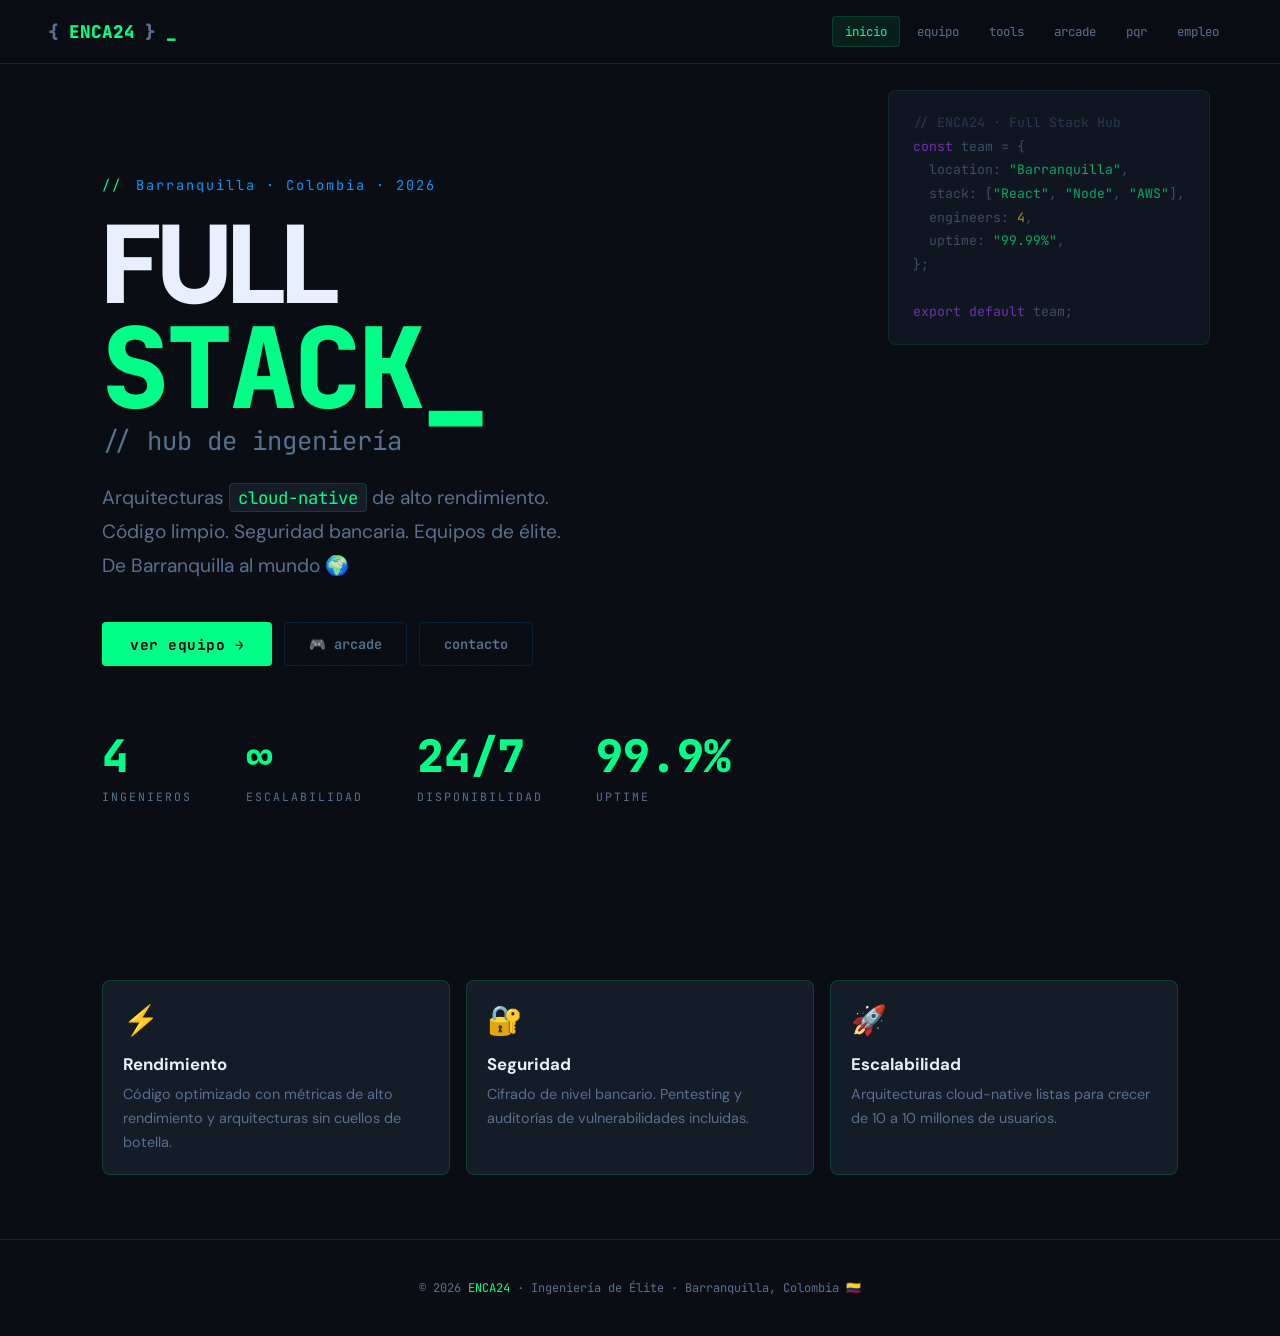
<file: index.html>
<!DOCTYPE html>
<html lang="es">
<head>
<meta charset="UTF-8">
<meta name="viewport" content="width=device-width, initial-scale=1.0, maximum-scale=1.0">
<title>ENCA24 | Full Stack Hub</title>
<link rel="preconnect" href="https://fonts.googleapis.com">
<link href="https://fonts.googleapis.com/css2?family=JetBrains+Mono:wght@400;600;700;800&family=DM+Sans:wght@400;500;700;900&display=swap" rel="stylesheet">
<style>
:root {
  --green: #00ff88;
  --green2: #00cc66;
  --blue: #0099ff;
  --yellow: #ffdd00;
  --red: #ff4455;
  --purple: #aa44ff;
  --bg: #0a0e14;
  --bg2: #0f1520;
  --card: #141c28;
  --card2: #1a2234;
  --border: rgba(0,255,136,0.15);
  --border2: rgba(0,153,255,0.15);
  --text: #e8f0ff;
  --muted: #5a7090;
  --mono: 'JetBrains Mono', monospace;
  --sans: 'DM Sans', sans-serif;
}
*,*::before,*::after{box-sizing:border-box;margin:0;padding:0}

body {
  background: var(--bg);
  color: var(--text);
  font-family: var(--sans);
  font-size: 16px;
  overflow-x: hidden;
}

/* ── CODE RAIN BG ── */
body::before {
  content:'';
  position:fixed;inset:0;
  background-image:
    repeating-linear-gradient(0deg, transparent, transparent 24px, rgba(0,255,136,0.025) 25px),
    repeating-linear-gradient(90deg, transparent, transparent 24px, rgba(0,153,255,0.025) 25px);
  pointer-events:none;z-index:0;
}

/* ── NAV ── */
nav {
  position:fixed;top:0;left:0;right:0;z-index:1000;
  display:flex;align-items:center;justify-content:space-between;
  padding:0 clamp(16px,4%,48px);height:64px;
  background:rgba(10,14,20,0.92);
  backdrop-filter:blur(20px);
  border-bottom:1px solid var(--border);
}
.logo {
  font-family:var(--mono);font-weight:800;font-size:1.1rem;
  color:var(--green);cursor:pointer;
  display:flex;align-items:center;gap:10px;
  text-decoration:none;
}
.logo-bracket{color:var(--muted);}
.logo-blink{animation:blink 1s steps(1) infinite;}
@keyframes blink{0%,100%{opacity:1}50%{opacity:0}}

.nav-links{display:flex;gap:4px;flex-wrap:wrap;}
.nav-links a {
  font-family:var(--mono);font-size:0.78rem;
  color:var(--muted);text-decoration:none;
  padding:6px 12px;border-radius:4px;cursor:pointer;
  transition:all 0.2s;text-transform:lowercase;
  border:1px solid transparent;
}
.nav-links a:hover{color:var(--green);border-color:var(--border);}
.nav-links a.active{color:var(--green);background:rgba(0,255,136,0.08);border-color:var(--border);}

/* ── LAYOUT ── */
.container{max-width:1140px;margin:0 auto;padding:80px clamp(16px,4%,32px) 64px;position:relative;z-index:1;}
.section{display:none;animation:fadeUp 0.35s ease;}
.section.active{display:block;}
@keyframes fadeUp{from{opacity:0;transform:translateY(14px)}to{opacity:1;transform:translateY(0)}}

/* ── HERO ── */
.hero{min-height:calc(100vh - 80px);display:flex;flex-direction:column;justify-content:center;padding:20px 0;}

.hero-eyebrow {
  font-family:var(--mono);font-size:0.85rem;color:var(--blue);
  letter-spacing:2px;margin-bottom:20px;
  display:flex;align-items:center;gap:10px;
}
.hero-eyebrow::before{content:'//';color:var(--green);margin-right:4px;}

.hero h1 {
  font-size:clamp(2.8rem,9vw,7rem);
  font-weight:900;line-height:0.92;
  letter-spacing:-3px;margin-bottom:28px;
}
.h1-code{color:var(--green);font-family:var(--mono);}
.h1-dim{color:var(--muted);}
.h1-comment{
  font-family:var(--mono);font-size:clamp(1rem,2.5vw,1.6rem);
  color:var(--muted);font-weight:400;letter-spacing:0;
  display:block;margin-top:8px;
}

.hero-desc {
  font-size:clamp(1rem,2.2vw,1.2rem);color:var(--muted);
  line-height:1.75;max-width:540px;margin-bottom:40px;
}
.hero-desc code{
  background:var(--card);border:1px solid var(--border);
  border-radius:4px;padding:2px 8px;color:var(--green);
  font-family:var(--mono);font-size:0.9em;
}

.btn-row{display:flex;gap:12px;flex-wrap:wrap;}
.btn-primary {
  background:var(--green);color:#000;
  font-family:var(--mono);font-size:0.9rem;font-weight:700;
  padding:12px 28px;border-radius:4px;cursor:pointer;
  border:none;transition:all 0.2s;text-transform:lowercase;
  letter-spacing:0.5px;
}
.btn-primary:hover{background:#fff;transform:translateY(-2px);}
.btn-ghost {
  background:transparent;color:var(--muted);
  font-family:var(--mono);font-size:0.85rem;font-weight:600;
  padding:12px 24px;border-radius:4px;cursor:pointer;
  border:1px solid var(--border2);transition:all 0.2s;text-transform:lowercase;
}
.btn-ghost:hover{border-color:var(--blue);color:var(--blue);}

.hero-stats{display:flex;gap:clamp(24px,5%,64px);margin-top:60px;flex-wrap:wrap;}
.stat-num{font-family:var(--mono);font-size:clamp(1.8rem,4vw,2.8rem);font-weight:800;color:var(--green);}
.stat-label{font-family:var(--mono);font-size:0.72rem;color:var(--muted);text-transform:uppercase;letter-spacing:2px;margin-top:4px;}

.hero-code-block {
  position:absolute;top:90px;right:0;
  font-family:var(--mono);font-size:clamp(0.65rem,1.2vw,0.82rem);
  line-height:1.8;color:var(--muted);
  background:var(--card);border:1px solid var(--border);
  border-radius:8px;padding:20px 24px;
  max-width:340px;opacity:0.65;
  pointer-events:none;
}
.hlk{color:var(--purple);}
.hlv{color:var(--yellow);}
.hls{color:var(--green);}
.hlc{color:#3a5070;}
@media(max-width:900px){.hero-code-block{display:none;}}

/* ── SEC HEADER ── */
.sec-header{margin-bottom:40px;}
.sec-tag {
  font-family:var(--mono);font-size:0.78rem;color:var(--green);
  letter-spacing:3px;text-transform:lowercase;
  margin-bottom:10px;display:flex;align-items:center;gap:10px;
}
.sec-tag::before{content:'>';color:var(--green2);}
.sec-header h2{font-size:clamp(1.8rem,4vw,2.6rem);font-weight:900;letter-spacing:-1.5px;}

/* ── TEAM CARDS ── */
.grid-3{display:grid;grid-template-columns:repeat(auto-fit,minmax(240px,1fr));gap:16px;}
.member-card {
  background:var(--card);border:1px solid var(--border);
  border-radius:8px;padding:clamp(20px,3%,28px);
  position:relative;overflow:hidden;transition:all 0.3s;
}
.member-card::before {
  content:'';position:absolute;top:0;left:0;right:0;height:2px;
  background:linear-gradient(90deg,var(--green),transparent);
}
.member-card:hover{border-color:rgba(0,255,136,0.4);transform:translateY(-3px);}
.member-role {
  font-family:var(--mono);font-size:0.72rem;color:var(--green);
  text-transform:lowercase;letter-spacing:1px;margin-bottom:8px;
}
.member-role::before{content:'# ';}
.member-card h3{font-size:1.15rem;font-weight:700;margin-bottom:8px;}
.member-card p{color:var(--muted);font-size:0.9rem;line-height:1.6;}

.director-card {
  background:linear-gradient(135deg,var(--card) 0%,var(--card2) 100%);
  border:1px solid rgba(0,153,255,0.25);
  border-radius:8px;padding:clamp(24px,4%,36px);
  position:relative;overflow:hidden;margin-top:16px;
}
.director-card::before {
  content:'';position:absolute;top:0;left:0;right:0;height:2px;
  background:linear-gradient(90deg,var(--blue),var(--purple),transparent);
}
.dir-title{font-family:var(--mono);font-size:0.72rem;color:var(--blue);letter-spacing:2px;margin-bottom:10px;}
.director-card h2{font-size:clamp(1.6rem,3.5vw,2.2rem);font-weight:900;letter-spacing:-1px;margin-bottom:14px;}
.tag-row{display:flex;gap:8px;flex-wrap:wrap;margin-bottom:16px;}
.tag {
  font-family:var(--mono);font-size:0.72rem;
  padding:4px 12px;border-radius:3px;
  background:rgba(0,153,255,0.08);
  border:1px solid rgba(0,153,255,0.2);
  color:var(--blue);
}
.director-card p{color:var(--muted);font-size:0.95rem;line-height:1.7;}

/* ── FEAT CARDS ── */
.feat-card {
  background:var(--card);border:1px solid var(--border);
  border-radius:8px;padding:clamp(20px,3%,28px);
  transition:0.3s;
}
.feat-card:hover{border-color:rgba(0,255,136,0.3);}
.feat-icon{font-size:1.8rem;margin-bottom:14px;}
.feat-card h3{font-size:1.05rem;font-weight:700;margin-bottom:8px;}
.feat-card p{font-size:0.9rem;color:var(--muted);line-height:1.65;}

/* ── TOOLS ── */
.tools-wrap{display:grid;grid-template-columns:1fr 270px;gap:20px;}
@media(max-width:700px){.tools-wrap{grid-template-columns:1fr;}}

.calc-wrap {
  background:var(--bg2);border:1px solid var(--border);
  border-radius:8px;overflow:hidden;display:flex;
}
.calc-body{flex:1;padding:20px;}
.calc-screen {
  width:100%;height:72px;
  background:#000;border:none;
  border-bottom:1px solid var(--border);
  color:var(--green);font-family:var(--mono);
  font-size:2rem;text-align:right;padding:0 14px;
  margin-bottom:16px;outline:none;
}
.calc-grid{display:grid;grid-template-columns:repeat(4,1fr);gap:6px;}
.cb {
  padding:clamp(12px,2.5vw,16px);
  background:var(--card2);border:1px solid rgba(255,255,255,0.06);
  color:var(--text);font-family:var(--mono);font-size:0.9rem;
  border-radius:4px;cursor:pointer;transition:0.15s;
}
.cb:hover{background:var(--card);}
.cb.op{color:var(--blue);}
.cb.eq{background:var(--green);color:#000;font-weight:700;}
.cb.eq:hover{background:#fff;}
.calc-hist {
  width:130px;background:#050810;
  padding:16px;border-left:1px solid var(--border);
  font-family:var(--mono);font-size:0.72rem;color:var(--muted);
  overflow-y:auto;max-height:340px;
}
.calc-hist-title{color:var(--green);margin-bottom:12px;font-weight:700;font-size:0.7rem;text-transform:uppercase;letter-spacing:2px;}
.hist-item{padding:6px 0;border-bottom:1px solid rgba(255,255,255,0.05);word-break:break-all;}

.info-sidebar{display:flex;flex-direction:column;gap:12px;}
.info-card {
  background:var(--card);border:1px solid var(--border);
  border-radius:8px;padding:16px 20px;
}
.info-label{font-family:var(--mono);font-size:0.68rem;color:var(--muted);text-transform:uppercase;letter-spacing:2px;margin-bottom:6px;}
.info-val{font-family:var(--mono);font-size:1.3rem;font-weight:700;color:var(--green);}
.status-dot{width:8px;height:8px;background:#00e676;border-radius:50%;display:inline-block;box-shadow:0 0 6px #00e676;margin-right:8px;}

/* ── GAMES ── */
.game-grid{display:grid;grid-template-columns:repeat(auto-fit,minmax(180px,1fr));gap:16px;}
.game-btn {
  background:var(--card);border:1px solid var(--border);
  border-radius:8px;padding:clamp(24px,5%,36px) 20px;
  text-align:center;cursor:pointer;transition:0.3s;
}
.game-btn:hover{border-color:rgba(0,255,136,0.4);transform:translateY(-4px);background:var(--card2);}
.game-icon{font-size:2.6rem;margin-bottom:14px;}
.game-btn h3{font-size:1rem;font-weight:700;margin-bottom:6px;}
.game-btn p{font-family:var(--mono);font-size:0.75rem;color:var(--muted);}

.game-view{display:none;}
.game-view.active{display:block;}

/* BACK BTN — always visible in game */
.game-header {
  display:flex;align-items:center;justify-content:space-between;
  margin-bottom:16px;flex-wrap:wrap;gap:10px;
}
.back-btn {
  font-family:var(--mono);font-size:0.8rem;
  background:rgba(255,68,85,0.1);
  border:1px solid rgba(255,68,85,0.3);
  color:var(--red);padding:10px 20px;
  border-radius:4px;cursor:pointer;transition:0.2s;
  text-transform:lowercase;letter-spacing:0.5px;
}
.back-btn:hover{background:rgba(255,68,85,0.2);border-color:var(--red);}
.game-score-display {
  font-family:var(--mono);font-size:0.85rem;color:var(--muted);
}
.game-score-display span{color:var(--green);font-weight:700;font-size:1rem;}

/* CANVAS wrapper */
.canvas-wrap {
  display:flex;flex-direction:column;align-items:center;
  width:100%;
}
canvas {
  display:block;
  border:1px solid var(--border);
  border-radius:6px;
  box-shadow:0 0 40px rgba(0,255,136,0.08);
  max-width:100%;height:auto;
  image-rendering:pixelated;
}

/* TOUCH CONTROLS */
.touch-controls {
  display:none;
  gap:4px;margin-top:16px;
  flex-direction:column;align-items:center;
  width:200px;
}
.touch-row{display:flex;gap:4px;}
.tc-btn {
  width:64px;height:64px;
  background:var(--card2);border:1px solid var(--border);
  border-radius:8px;font-size:1.6rem;
  cursor:pointer;display:flex;align-items:center;justify-content:center;
  -webkit-tap-highlight-color:transparent;
  user-select:none;transition:0.1s;
  touch-action:manipulation;
}
.tc-btn:active{background:rgba(0,255,136,0.15);border-color:var(--green);}
@media(max-width:700px){.touch-controls{display:flex;}}

.game-hint{font-family:var(--mono);font-size:0.72rem;color:var(--muted);text-align:center;margin-top:12px;}

/* ── FORMS ── */
.panel {
  background:var(--card);border:1px solid var(--border);
  border-radius:8px;padding:clamp(24px,4%,36px);
  margin-bottom:24px;max-width:600px;
}
.form-field{margin-bottom:18px;}
.form-field label {
  font-family:var(--mono);font-size:0.75rem;color:var(--green);
  text-transform:lowercase;letter-spacing:1px;
  display:block;margin-bottom:8px;
}
.form-field label::before{content:'$ ';}
.form-field input,
.form-field select,
.form-field textarea {
  width:100%;background:var(--bg2);
  border:1px solid rgba(255,255,255,0.08);
  color:var(--text);font-family:var(--sans);
  font-size:0.95rem;padding:13px 16px;
  border-radius:4px;transition:0.2s;outline:none;
}
.form-field input:focus,
.form-field select:focus,
.form-field textarea:focus{border-color:var(--green);background:#0f1520;}
.form-field textarea{height:130px;resize:vertical;}
.form-field select{appearance:none;}

.submit-btn {
  background:var(--green);color:#000;border:none;
  font-family:var(--mono);font-size:0.85rem;font-weight:700;
  text-transform:lowercase;letter-spacing:1px;
  padding:14px 32px;border-radius:4px;cursor:pointer;transition:0.2s;
}
.submit-btn:hover{background:#fff;}

.toast {
  position:fixed;bottom:28px;right:28px;
  background:var(--card2);border:1px solid rgba(0,255,136,0.3);
  border-radius:6px;padding:16px 24px;
  font-family:var(--mono);font-size:0.82rem;color:var(--green);
  z-index:9999;display:none;
  animation:slideIn 0.3s ease;
}
@keyframes slideIn{from{transform:translateX(110%);opacity:0}to{transform:translateX(0);opacity:1}}

footer {
  text-align:center;padding:40px 24px;
  font-family:var(--mono);font-size:0.75rem;color:var(--muted);
  border-top:1px solid var(--border);position:relative;z-index:1;
}
footer span{color:var(--green);}

/* RESPONSIVE NAV */
@media(max-width:600px){
  .nav-links a{font-size:0.7rem;padding:5px 8px;}
  .logo{font-size:0.95rem;}
}
</style>
</head>
<body>

<div id="toast" class="toast"></div>

<nav>
  <div class="logo" onclick="show('inicio')">
    <span class="logo-bracket">{</span>ENCA24<span class="logo-bracket">}</span><span class="logo-blink">_</span>
  </div>
  <div class="nav-links">
    <a onclick="show('inicio')" id="nav-inicio" class="active">inicio</a>
    <a onclick="show('equipo')" id="nav-equipo">equipo</a>
    <a onclick="show('herramientas')" id="nav-herramientas">tools</a>
    <a onclick="show('recreo')" id="nav-recreo">arcade</a>
    <a onclick="show('pqr')" id="nav-pqr">pqr</a>
    <a onclick="show('empleo')" id="nav-empleo">empleo</a>
  </div>
</nav>

<div class="container">

  <!-- INICIO -->
  <div id="inicio" class="section active">
    <div class="hero">

      <div class="hero-code-block">
        <span class="hlc">// ENCA24 · Full Stack Hub</span><br>
        <span class="hlk">const</span> team = {<br>
        &nbsp;&nbsp;location: <span class="hls">"Barranquilla"</span>,<br>
        &nbsp;&nbsp;stack: [<span class="hls">"React"</span>, <span class="hls">"Node"</span>, <span class="hls">"AWS"</span>],<br>
        &nbsp;&nbsp;engineers: <span class="hlv">4</span>,<br>
        &nbsp;&nbsp;uptime: <span class="hls">"99.99%"</span>,<br>
        };<br><br>
        <span class="hlk">export default</span> team;
      </div>

      <div class="hero-eyebrow">Barranquilla · Colombia · 2026</div>

      <h1>
        FULL<br>
        <span class="h1-code">STACK_</span><br>
        <span class="h1-comment">// hub de ingeniería</span>
      </h1>

      <p class="hero-desc">
        Arquitecturas <code>cloud-native</code> de alto rendimiento.<br>
        Código limpio. Seguridad bancaria. Equipos de élite.<br>
        De Barranquilla al mundo 🌍
      </p>

      <div class="btn-row">
        <button class="btn-primary" onclick="show('equipo')">ver equipo →</button>
        <button class="btn-ghost" onclick="show('recreo')">🎮 arcade</button>
        <button class="btn-ghost" onclick="show('pqr')">contacto</button>
      </div>

      <div class="hero-stats">
        <div><div class="stat-num">4</div><div class="stat-label">ingenieros</div></div>
        <div><div class="stat-num">∞</div><div class="stat-label">escalabilidad</div></div>
        <div><div class="stat-num">24/7</div><div class="stat-label">disponibilidad</div></div>
        <div><div class="stat-num">99.9%</div><div class="stat-label">uptime</div></div>
      </div>
    </div>

    <div class="grid-3" style="margin-top:80px">
      <div class="feat-card"><div class="feat-icon">⚡</div><h3>Rendimiento</h3><p>Código optimizado con métricas de alto rendimiento y arquitecturas sin cuellos de botella.</p></div>
      <div class="feat-card"><div class="feat-icon">🔐</div><h3>Seguridad</h3><p>Cifrado de nivel bancario. Pentesting y auditorías de vulnerabilidades incluidas.</p></div>
      <div class="feat-card"><div class="feat-icon">🚀</div><h3>Escalabilidad</h3><p>Arquitecturas cloud-native listas para crecer de 10 a 10 millones de usuarios.</p></div>
    </div>
  </div>

  <!-- EQUIPO -->
  <div id="equipo" class="section">
    <div class="sec-header">
      <div class="sec-tag">nuestro equipo</div>
      <h2>Cuerpo de Ingeniería</h2>
    </div>

    <div class="grid-3" style="margin-bottom:16px">
      <div class="member-card">
        <div class="member-role">Arquitecto de Software</div>
        <h3>Carlos Alberto</h3>
        <p>Diseño de sistemas distribuidos, microservicios y arquitecturas de alto rendimiento.</p>
      </div>
      <div class="member-card">
        <div class="member-role">Ciberseguridad</div>
        <h3>Francisco Javier</h3>
        <p>Pentesting, hardening de sistemas y auditorías de seguridad ofensiva.</p>
      </div>
      <div class="member-card">
        <div class="member-role">Lead Frontend</div>
        <h3>Juan Sebastián</h3>
        <p>React, performance web y experiencias de usuario de élite a nivel global.</p>
      </div>
    </div>

    <div class="director-card">
      <div class="dir-title">Director & Mentor Senior</div>
      <h2>Jorge Mario</h2>
      <div class="tag-row">
        <span class="tag">Telemática</span>
        <span class="tag">Aeroespacial</span>
        <span class="tag">Alta Disponibilidad</span>
      </div>
      <p>Ingeniero en Telemática. Experto en protocolos aeroespaciales y sistemas de alta disponibilidad. Mentoring de equipos de alto rendimiento desde 2010.</p>
    </div>
  </div>

  <!-- HERRAMIENTAS -->
  <div id="herramientas" class="section">
    <div class="sec-header">
      <div class="sec-tag">dev tools</div>
      <h2>Herramientas de Ingeniería</h2>
    </div>

    <div class="tools-wrap">
      <div class="calc-wrap">
        <div class="calc-body">
          <input type="text" id="calc-display" class="calc-screen" readonly value="0">
          <div class="calc-grid">
            <button class="cb" onclick="cc()">C</button>
            <button class="cb op" onclick="cp('(')">(</button>
            <button class="cb op" onclick="cp(')')">)</button>
            <button class="cb op" onclick="cd()">⌫</button>
            <button class="cb" onclick="cp('7')">7</button>
            <button class="cb" onclick="cp('8')">8</button>
            <button class="cb" onclick="cp('9')">9</button>
            <button class="cb op" onclick="cp('/')">÷</button>
            <button class="cb" onclick="cp('4')">4</button>
            <button class="cb" onclick="cp('5')">5</button>
            <button class="cb" onclick="cp('6')">6</button>
            <button class="cb op" onclick="cp('*')">×</button>
            <button class="cb" onclick="cp('1')">1</button>
            <button class="cb" onclick="cp('2')">2</button>
            <button class="cb" onclick="cp('3')">3</button>
            <button class="cb op" onclick="cp('-')">−</button>
            <button class="cb" style="grid-column:span 2" onclick="cp('0')">0</button>
            <button class="cb" onclick="cp('.')">.</button>
            <button class="cb op" onclick="cp('+')">+</button>
            <button class="cb eq" style="grid-column:span 4;margin-top:4px" onclick="cs()">=</button>
          </div>
        </div>
        <div class="calc-hist" id="calc-hist">
          <div class="calc-hist-title">Historial</div>
        </div>
      </div>

      <div class="info-sidebar">
        <div class="info-card">
          <div class="info-label">Dólar · TRM</div>
          <div class="info-val">$4,228.50</div>
        </div>
        <div class="info-card">
          <div class="info-label">Hora Barranquilla</div>
          <div class="info-val" id="hora-baq" style="color:var(--blue)">00:00:00</div>
        </div>
        <div class="info-card">
          <div class="info-label">Clima BAQ</div>
          <div class="info-val">32°C</div>
          <div style="font-family:var(--mono);font-size:0.72rem;color:var(--muted);margin-top:4px">Soleado · Caribe 🌤</div>
        </div>
        <div class="info-card">
          <div class="info-label">Estado del sistema</div>
          <div style="display:flex;align-items:center;margin-top:6px;">
            <span class="status-dot"></span>
            <span style="font-family:var(--mono);font-size:0.82rem;color:#00e676">Todos OK</span>
          </div>
        </div>
      </div>
    </div>
  </div>

  <!-- ARCADE / RECREO -->
  <div id="recreo" class="section">
    <div id="recreo-menu">
      <div class="sec-header">
        <div class="sec-tag">zona arcade</div>
        <h2>Juegos</h2>
      </div>
      <div class="game-grid">
        <div class="game-btn" onclick="openGame('snake')">
          <div class="game-icon">🐍</div>
          <h3>Snake</h3>
          <p>Clásico retro</p>
        </div>
        <div class="game-btn" onclick="openGame('pacman')">
          <div class="game-icon">👾</div>
          <h3>Pac-Man</h3>
          <p>Con fantasmas</p>
        </div>
        <div class="game-btn" onclick="openGame('tetris')">
          <div class="game-icon">🧱</div>
          <h3>Tetris</h3>
          <p>Master Level</p>
        </div>
      </div>
    </div>

    <!-- SNAKE -->
    <div id="game-snake" class="game-view">
      <div class="game-header">
        <button class="back-btn" onclick="closeGames()">✕ salir del juego</button>
        <div class="game-score-display">score: <span id="snake-score">0</span></div>
      </div>
      <div class="canvas-wrap">
        <canvas id="snakeCanvas" width="360" height="360"></canvas>
        <div class="touch-controls" id="snake-touch">
          <div class="touch-row"><div class="tc-btn" id="s-up">↑</div></div>
          <div class="touch-row">
            <div class="tc-btn" id="s-left">←</div>
            <div class="tc-btn" id="s-down">↓</div>
            <div class="tc-btn" id="s-right">→</div>
          </div>
        </div>
        <div class="game-hint">PC: flechas del teclado · Móvil: botones táctiles</div>
      </div>
    </div>

    <!-- PAC-MAN -->
    <div id="game-pacman" class="game-view">
      <div class="game-header">
        <button class="back-btn" onclick="closeGames()">✕ salir del juego</button>
        <div class="game-score-display">score: <span id="pac-score">0</span></div>
      </div>
      <div class="canvas-wrap">
        <canvas id="pacmanCanvas" width="380" height="380"></canvas>
        <div class="touch-controls" id="pac-touch">
          <div class="touch-row"><div class="tc-btn" id="p-up">↑</div></div>
          <div class="touch-row">
            <div class="tc-btn" id="p-left">←</div>
            <div class="tc-btn" id="p-down">↓</div>
            <div class="tc-btn" id="p-right">→</div>
          </div>
        </div>
        <div class="game-hint">PC: WASD o flechas · Móvil: botones táctiles</div>
      </div>
    </div>

    <!-- TETRIS -->
    <div id="game-tetris" class="game-view">
      <div class="game-header">
        <button class="back-btn" onclick="closeGames()">✕ salir del juego</button>
        <div class="game-score-display">score: <span id="tetris-score">0</span></div>
      </div>
      <div class="canvas-wrap">
        <canvas id="tetrisCanvas" width="280" height="560"></canvas>
        <div class="touch-controls" id="tetris-touch">
          <div class="touch-row"><div class="tc-btn" id="t-rotate">↻</div></div>
          <div class="touch-row">
            <div class="tc-btn" id="t-left">←</div>
            <div class="tc-btn" id="t-down">↓</div>
            <div class="tc-btn" id="t-right">→</div>
          </div>
        </div>
        <div class="game-hint">PC: flechas + Arriba=rotar · Móvil: botones táctiles</div>
      </div>
    </div>
  </div>

  <!-- PQR -->
  <div id="pqr" class="section">
    <div class="sec-header">
      <div class="sec-tag">contacto</div>
      <h2>Sistema PQR</h2>
    </div>
    <div class="panel">
      <div class="form-field">
        <label>nombre completo</label>
        <input type="text" id="pqr-nombre" placeholder="Tu nombre">
      </div>
      <div class="form-field">
        <label>tipo de solicitud</label>
        <select id="pqr-tipo">
          <option>Petición</option>
          <option>Queja</option>
          <option>Reclamo</option>
          <option>Sugerencia</option>
        </select>
      </div>
      <div class="form-field">
        <label>descripción</label>
        <textarea id="pqr-desc" placeholder="Cuéntanos los detalles..."></textarea>
      </div>
      <button class="submit-btn" onclick="submitPQR()">enviar solicitud</button>
    </div>
  </div>

  <!-- EMPLEO -->
  <div id="empleo" class="section">
    <div class="sec-header">
      <div class="sec-tag">únete al equipo</div>
      <h2>Trabaja con Nosotros</h2>
    </div>
    <div class="panel">
      <div class="form-field">
        <label>github / portafolio</label>
        <input type="text" id="emp-portfolio" placeholder="https://github.com/tuusuario">
      </div>
      <div class="form-field">
        <label>posición de interés</label>
        <select id="emp-rol">
          <option>Senior React Developer</option>
          <option>Cloud Architect</option>
          <option>DevOps Engineer</option>
          <option>Full Stack Developer</option>
        </select>
      </div>
      <div class="form-field">
        <label>mensaje para jorge mario</label>
        <textarea id="emp-msg" placeholder="¿Por qué quieres unirte a ENCA24?"></textarea>
      </div>
      <button class="submit-btn" onclick="submitEmpleo()">postularme</button>
    </div>
  </div>

</div>

<footer>
  <p>© 2026 <span>ENCA24</span> · Ingeniería de Élite · Barranquilla, Colombia 🇨🇴</p>
</footer>

<script>
// ── NAVIGATION ──
function show(id) {
  document.querySelectorAll('.section').forEach(s=>s.classList.remove('active'));
  document.querySelectorAll('.nav-links a').forEach(a=>a.classList.remove('active'));
  document.getElementById(id).classList.add('active');
  const nav=document.getElementById('nav-'+id);
  if(nav) nav.classList.add('active');
  if(id!=='recreo') stopAllGames();
  window.scrollTo(0,0);
}

// ── CALCULATOR ──
const disp=()=>document.getElementById('calc-display');
function cp(v){const d=disp();d.value=(d.value==='0'&&!'+-*/('.includes(v))?v:d.value+v;}
function cc(){disp().value='0';}
function cd(){const d=disp();d.value=d.value.slice(0,-1)||'0';}
function cs(){
  try{
    let e=disp().value.replace(/÷/g,'/').replace(/×/g,'*').replace(/−/g,'-');
    let r=Function('"use strict";return ('+e+')')();
    r=Math.round(r*1e10)/1e10;
    const h=document.getElementById('calc-hist');
    const item=document.createElement('div');
    item.className='hist-item';item.textContent=e+' = '+r;
    h.appendChild(item);h.scrollTop=h.scrollHeight;
    disp().value=r;
  }catch{disp().value='Error';}
}
document.addEventListener('keydown',e=>{
  if(!document.getElementById('herramientas').classList.contains('active'))return;
  if(e.key>='0'&&e.key<='9')cp(e.key);
  else if(['+','-','*','/','(',')'].includes(e.key))cp(e.key);
  else if(e.key==='.')cp('.');
  else if(e.key==='Enter'){e.preventDefault();cs();}
  else if(e.key==='Backspace')cd();
  else if(e.key==='Escape')cc();
});

// ── CLOCK ──
setInterval(()=>{
  const el=document.getElementById('hora-baq');
  if(el) el.textContent=new Date().toLocaleTimeString('es-CO');
},1000);

// ── TOAST ──
function toast(msg){
  const t=document.getElementById('toast');
  t.textContent=msg;t.style.display='block';
  setTimeout(()=>t.style.display='none',3000);
}
function submitPQR(){
  if(!document.getElementById('pqr-nombre').value.trim()){alert('Por favor ingresa tu nombre.');return;}
  toast('✓ Solicitud radicada con éxito');
  ['pqr-nombre','pqr-desc'].forEach(id=>document.getElementById(id).value='');
}
function submitEmpleo(){
  toast('✓ Postulación enviada a Jorge Mario');
  ['emp-portfolio','emp-msg'].forEach(id=>document.getElementById(id).value='');
}

// ───────────────────── GAMES ─────────────────────
let activeGame=null;
let snakeLoop=null, tetrisLoop=null, pacLoop=null;

function openGame(g){
  stopAllGames();
  document.getElementById('recreo-menu').style.display='none';
  document.querySelectorAll('.game-view').forEach(v=>v.classList.remove('active'));
  document.getElementById('game-'+g).classList.add('active');
  activeGame=g;
  if(g==='snake')initSnake();
  if(g==='tetris')initTetris();
  if(g==='pacman')initPacman();
}
function closeGames(){
  stopAllGames();
  document.getElementById('recreo-menu').style.display='block';
  document.querySelectorAll('.game-view').forEach(v=>v.classList.remove('active'));
  activeGame=null;
}
function stopAllGames(){
  clearInterval(snakeLoop);clearInterval(tetrisLoop);clearInterval(pacLoop);
  snakeLoop=null;tetrisLoop=null;pacLoop=null;
}

// ─── SNAKE ───
function initSnake(){
  const canvas=document.getElementById('snakeCanvas');
  const ctx=canvas.getContext('2d');
  const SZ=18,COLS=20,ROWS=20;
  let snake=[{x:10,y:10},{x:9,y:10},{x:8,y:10}];
  let dir={x:1,y:0},nextDir={x:1,y:0};
  let food=rndFoodPos(snake),score=0,running=true;
  document.getElementById('snake-score').textContent=0;

  function rndFoodPos(avoid){
    let p;
    do{p={x:Math.floor(Math.random()*COLS),y:Math.floor(Math.random()*ROWS)};}
    while(avoid.some(s=>s.x===p.x&&s.y===p.y));
    return p;
  }

  // keyboard
  const onKey=e=>{
    if(!document.getElementById('game-snake').classList.contains('active'))return;
    if((e.key==='ArrowUp'||e.key==='w')&&dir.y!==1)nextDir={x:0,y:-1};
    if((e.key==='ArrowDown'||e.key==='s')&&dir.y!==-1)nextDir={x:0,y:1};
    if((e.key==='ArrowLeft'||e.key==='a')&&dir.x!==1)nextDir={x:-1,y:0};
    if((e.key==='ArrowRight'||e.key==='d')&&dir.x!==-1)nextDir={x:1,y:0};
  };
  document.addEventListener('keydown',onKey);

  // touch
  document.getElementById('s-up').ontouchstart=e=>{e.preventDefault();if(dir.y!==1)nextDir={x:0,y:-1};};
  document.getElementById('s-down').ontouchstart=e=>{e.preventDefault();if(dir.y!==-1)nextDir={x:0,y:1};};
  document.getElementById('s-left').ontouchstart=e=>{e.preventDefault();if(dir.x!==1)nextDir={x:-1,y:0};};
  document.getElementById('s-right').ontouchstart=e=>{e.preventDefault();if(dir.x!==-1)nextDir={x:1,y:0};};

  function draw(){
    ctx.fillStyle='#050a12';ctx.fillRect(0,0,360,360);
    // grid
    ctx.fillStyle='rgba(0,255,136,0.04)';
    for(let x=0;x<COLS;x++)for(let y=0;y<ROWS;y++)ctx.fillRect(x*SZ+8,y*SZ+8,2,2);
    // food
    ctx.fillStyle='#ff4455';
    ctx.beginPath();ctx.arc(food.x*SZ+SZ/2,food.y*SZ+SZ/2,SZ/2-2,0,Math.PI*2);ctx.fill();
    // snake
    snake.forEach((seg,i)=>{
      ctx.fillStyle=i===0?'#00ff88':`rgba(0,255,136,${Math.max(0.2,0.85-i*0.04)})`;
      ctx.beginPath();
      if(ctx.roundRect){ctx.roundRect(seg.x*SZ+1,seg.y*SZ+1,SZ-2,SZ-2,3);}
      else{ctx.rect(seg.x*SZ+1,seg.y*SZ+1,SZ-2,SZ-2);}
      ctx.fill();
    });
    if(!running)return;
    dir=nextDir;
    let head={x:(snake[0].x+dir.x+COLS)%COLS,y:(snake[0].y+dir.y+ROWS)%ROWS};
    if(snake.some(s=>s.x===head.x&&s.y===head.y)){
      running=false;
      ctx.fillStyle='rgba(0,0,0,0.75)';ctx.fillRect(0,0,360,360);
      ctx.fillStyle='#00ff88';ctx.font='bold 32px DM Sans';ctx.textAlign='center';
      ctx.fillText('Game Over',180,160);
      ctx.fillStyle='#5a7090';ctx.font='16px JetBrains Mono';
      ctx.fillText('score: '+score,180,196);
      ctx.fillText('toca para reiniciar',180,228);
      return;
    }
    snake.unshift(head);
    if(head.x===food.x&&head.y===food.y){
      score++;document.getElementById('snake-score').textContent=score;
      food=rndFoodPos(snake);
    }else{snake.pop();}
  }

  canvas.onclick=canvas.ontouchstart=()=>{
    if(!running){running=true;snake=[{x:10,y:10},{x:9,y:10},{x:8,y:10}];dir={x:1,y:0};nextDir={x:1,y:0};score=0;food=rndFoodPos(snake);document.getElementById('snake-score').textContent=0;}
  };

  clearInterval(snakeLoop);
  snakeLoop=setInterval(draw,130);
}

// ─── TETRIS ───
function initTetris(){
  const canvas=document.getElementById('tetrisCanvas');
  const ctx=canvas.getContext('2d');
  const W=14,H=28,SZ=20;
  const PIECES=[
    {s:[[1,1,1,1]],c:'#00f2ff'},
    {s:[[1,1],[1,1]],c:'#ffdd00'},
    {s:[[0,1,0],[1,1,1]],c:'#aa44ff'},
    {s:[[1,0,0],[1,1,1]],c:'#0099ff'},
    {s:[[0,0,1],[1,1,1]],c:'#ff9500'},
    {s:[[1,1,0],[0,1,1]],c:'#00ff88'},
    {s:[[0,1,1],[1,1,0]],c:'#ff4455'},
  ];
  let board=Array.from({length:H},()=>Array(W).fill(0));
  let cur,curX,curY,tScore=0,running=true;
  document.getElementById('tetris-score').textContent=0;

  function newPiece(){
    const p=PIECES[Math.floor(Math.random()*PIECES.length)];
    cur={s:p.s.map(r=>[...r]),c:p.c};
    curX=Math.floor(W/2)-Math.floor(cur.s[0].length/2);
    curY=0;
    if(collide())running=false;
  }
  function collide(dx=0,dy=0,sh=cur.s){
    for(let r=0;r<sh.length;r++)
      for(let c=0;c<sh[r].length;c++){
        if(!sh[r][c])continue;
        let nx=curX+c+dx,ny=curY+r+dy;
        if(nx<0||nx>=W||ny>=H)return true;
        if(ny>=0&&board[ny][nx])return true;
      }
    return false;
  }
  function merge(){
    cur.s.forEach((r,ri)=>r.forEach((v,ci)=>{if(v&&curY+ri>=0)board[curY+ri][curX+ci]=cur.c;}));
    let cleared=0;
    board=board.filter(r=>{if(r.every(c=>c)){cleared++;return false;}return true;});
    while(board.length<H)board.unshift(Array(W).fill(0));
    tScore+=cleared*(cleared===4?800:cleared*100);
    document.getElementById('tetris-score').textContent=tScore;
    newPiece();
  }
  function rotate(){
    const r=cur.s[0].map((_,i)=>cur.s.map(row=>row[i]).reverse());
    if(!collide(0,0,r))cur.s=r;
  }

  function drawBoard(){
    // background
    ctx.fillStyle='#050a12';ctx.fillRect(0,0,W*SZ,H*SZ);
    // grid lines
    ctx.strokeStyle='rgba(0,153,255,0.06)';ctx.lineWidth=0.5;
    for(let x=0;x<=W;x++){ctx.beginPath();ctx.moveTo(x*SZ,0);ctx.lineTo(x*SZ,H*SZ);ctx.stroke();}
    for(let y=0;y<=H;y++){ctx.beginPath();ctx.moveTo(0,y*SZ);ctx.lineTo(W*SZ,y*SZ);ctx.stroke();}
    // board
    board.forEach((row,ri)=>row.forEach((v,ci)=>{
      if(v){
        ctx.fillStyle=v;
        ctx.fillRect(ci*SZ+1,ri*SZ+1,SZ-2,SZ-2);
        ctx.strokeStyle='rgba(255,255,255,0.2)';ctx.lineWidth=1;
        ctx.strokeRect(ci*SZ+1,ri*SZ+1,SZ-2,SZ-2);
      }
    }));
    // current piece
    if(cur)cur.s.forEach((row,ri)=>row.forEach((v,ci)=>{
      if(v){
        ctx.fillStyle=cur.c;
        ctx.fillRect((curX+ci)*SZ+1,(curY+ri)*SZ+1,SZ-2,SZ-2);
        ctx.strokeStyle='rgba(255,255,255,0.25)';ctx.lineWidth=1;
        ctx.strokeRect((curX+ci)*SZ+1,(curY+ri)*SZ+1,SZ-2,SZ-2);
      }
    }));
    if(!running){
      ctx.fillStyle='rgba(0,0,0,0.8)';ctx.fillRect(0,0,W*SZ,H*SZ);
      ctx.fillStyle='#00ff88';ctx.font='bold 28px DM Sans';ctx.textAlign='center';
      ctx.fillText('Game Over',W*SZ/2,H*SZ/2-20);
      ctx.fillStyle='#5a7090';ctx.font='15px JetBrains Mono';
      ctx.fillText('score: '+tScore,W*SZ/2,H*SZ/2+15);
    }
  }

  function step(){
    if(!running)return;
    if(!collide(0,1))curY++;
    else merge();
    drawBoard();
  }

  const onKey=e=>{
    if(!document.getElementById('game-tetris').classList.contains('active'))return;
    if(!running)return;
    if(e.key==='ArrowLeft'){if(!collide(-1,0))curX--;drawBoard();}
    if(e.key==='ArrowRight'){if(!collide(1,0))curX++;drawBoard();}
    if(e.key==='ArrowDown'){if(!collide(0,1))curY++;drawBoard();}
    if(e.key==='ArrowUp'){rotate();drawBoard();}
    if(e.key===' '){while(!collide(0,1))curY++;merge();drawBoard();}
  };
  document.addEventListener('keydown',onKey);

  // touch
  document.getElementById('t-rotate').ontouchstart=e=>{e.preventDefault();rotate();drawBoard();};
  document.getElementById('t-left').ontouchstart=e=>{e.preventDefault();if(!collide(-1,0))curX--;drawBoard();};
  document.getElementById('t-right').ontouchstart=e=>{e.preventDefault();if(!collide(1,0))curX++;drawBoard();};
  document.getElementById('t-down').ontouchstart=e=>{e.preventDefault();if(!collide(0,1))curY++;drawBoard();};

  newPiece();drawBoard();
  clearInterval(tetrisLoop);
  tetrisLoop=setInterval(step,450);
}

// ─── PAC-MAN ───
function initPacman(){
  const canvas=document.getElementById('pacmanCanvas');
  const ctx=canvas.getContext('2d');
  const CELL=20,COLS=19,ROWS=19;
  const W=COLS*CELL,H_=ROWS*CELL;
  canvas.width=W;canvas.height=H_;

  // simple maze (1=wall, 0=dot, 2=empty, 3=power)
  const MAZE=[
    [1,1,1,1,1,1,1,1,1,1,1,1,1,1,1,1,1,1,1],
    [1,3,0,0,0,0,0,0,0,1,0,0,0,0,0,0,0,3,1],
    [1,0,1,1,0,1,1,1,0,1,0,1,1,1,0,1,1,0,1],
    [1,0,1,1,0,1,1,1,0,1,0,1,1,1,0,1,1,0,1],
    [1,0,0,0,0,0,0,0,0,0,0,0,0,0,0,0,0,0,1],
    [1,0,1,1,0,1,0,1,1,1,1,1,0,1,0,1,1,0,1],
    [1,0,0,0,0,1,0,0,0,1,0,0,0,1,0,0,0,0,1],
    [1,1,1,1,0,1,1,1,2,1,2,1,1,1,0,1,1,1,1],
    [2,2,2,1,0,1,2,2,2,2,2,2,2,1,0,1,2,2,2],
    [1,1,1,1,0,1,2,1,1,2,1,1,2,1,0,1,1,1,1],
    [2,2,2,2,0,2,2,1,2,2,2,1,2,2,0,2,2,2,2],
    [1,1,1,1,0,1,2,1,1,1,1,1,2,1,0,1,1,1,1],
    [2,2,2,1,0,1,2,2,2,2,2,2,2,1,0,1,2,2,2],
    [1,1,1,1,0,1,2,1,1,1,1,1,2,1,0,1,1,1,1],
    [1,0,0,0,0,0,0,0,0,1,0,0,0,0,0,0,0,0,1],
    [1,0,1,1,0,1,1,1,0,1,0,1,1,1,0,1,1,0,1],
    [1,3,0,1,0,0,0,0,0,2,0,0,0,0,0,1,0,3,1],
    [1,1,0,1,0,1,0,1,1,1,1,1,0,1,0,1,0,1,1],
    [1,0,0,0,0,1,0,0,0,1,0,0,0,1,0,0,0,0,1],
  ];
  // Flatten to mutable grid
  let grid=MAZE.map(r=>r.map(v=>v));

  let pac={x:9,y:14,dir:{x:0,y:0},nextDir:{x:0,y:0},mouth:0,mDir:1};
  let ghosts=[
    {x:8,y:9,dx:1,dy:0,color:'#ff4455',scared:false,timer:0},
    {x:9,y:9,dx:-1,dy:0,color:'#ffb8ff',scared:false,timer:0},
    {x:10,y:9,dx:0,dy:1,color:'#00b8ff',scared:false,timer:0},
    {x:9,y:10,dx:0,dy:-1,color:'#ffb852',scared:false,timer:0},
  ];
  let score=0,scared=false,scaredTimer=0,totalDots=0,running=true;

  // count dots
  grid.forEach(r=>r.forEach(v=>{if(v===0||v===3)totalDots++;}));
  let eaten=0;

  function isWall(x,y){
    if(x<0||x>=COLS||y<0||y>=ROWS)return true;
    return grid[y][x]===1;
  }

  // keyboard
  const onKey=e=>{
    if(!document.getElementById('game-pacman').classList.contains('active'))return;
    const map={ArrowUp:{x:0,y:-1},ArrowDown:{x:0,y:1},ArrowLeft:{x:-1,y:0},ArrowRight:{x:1,y:0},
              w:{x:0,y:-1},s:{x:0,y:1},a:{x:-1,y:0},d:{x:1,y:0},
              W:{x:0,y:-1},S:{x:0,y:1},A:{x:-1,y:0},D:{x:1,y:0}};
    if(map[e.key])pac.nextDir=map[e.key];
  };
  document.addEventListener('keydown',onKey);

  // touch
  document.getElementById('p-up').ontouchstart=e=>{e.preventDefault();pac.nextDir={x:0,y:-1};};
  document.getElementById('p-down').ontouchstart=e=>{e.preventDefault();pac.nextDir={x:0,y:1};};
  document.getElementById('p-left').ontouchstart=e=>{e.preventDefault();pac.nextDir={x:-1,y:0};};
  document.getElementById('p-right').ontouchstart=e=>{e.preventDefault();pac.nextDir={x:1,y:0};};

  function moveGhost(g){
    const dirs=[{x:1,y:0},{x:-1,y:0},{x:0,y:1},{x:0,y:-1}];
    // don't reverse
    const valid=dirs.filter(d=>!(d.x===-g.dx&&d.y===-g.dy)&&!isWall(g.x+d.x,g.y+d.y));
    if(valid.length===0)return;
    let chosen;
    if(g.scared||Math.random()<0.3){
      chosen=valid[Math.floor(Math.random()*valid.length)];
    }else{
      // chase pac
      chosen=valid.reduce((best,d)=>{
        const dx=g.x+d.x-pac.x,dy=g.y+d.y-pac.y;
        const dist=dx*dx+dy*dy;
        return dist<best.dist?{d,dist}:best;
      },{d:valid[0],dist:Infinity}).d;
    }
    g.dx=chosen.x;g.dy=chosen.y;
    g.x+=g.dx;g.y+=g.dy;
    // wrap
    if(g.x<0)g.x=COLS-1;if(g.x>=COLS)g.x=0;
    if(g.y<0)g.y=ROWS-1;if(g.y>=ROWS)g.y=0;
  }

  function draw(){
    ctx.fillStyle='#050a12';ctx.fillRect(0,0,W,H_);

    // maze
    for(let row=0;row<ROWS;row++)for(let col=0;col<COLS;col++){
      const v=grid[row][col];
      const cx=col*CELL,cy=row*CELL;
      if(v===1){
        ctx.fillStyle='#0a1a3a';
        ctx.fillRect(cx,cy,CELL,CELL);
        ctx.strokeStyle='rgba(0,153,255,0.3)';ctx.lineWidth=0.5;
        ctx.strokeRect(cx+0.5,cy+0.5,CELL-1,CELL-1);
      }else if(v===0){
        ctx.fillStyle='rgba(255,221,0,0.7)';
        ctx.beginPath();ctx.arc(cx+CELL/2,cy+CELL/2,2.5,0,Math.PI*2);ctx.fill();
      }else if(v===3){
        ctx.fillStyle='#ffdd00';
        ctx.beginPath();ctx.arc(cx+CELL/2,cy+CELL/2,5,0,Math.PI*2);ctx.fill();
      }
    }

    // ghosts
    ghosts.forEach(g=>{
      const gx=g.x*CELL+CELL/2,gy=g.y*CELL+CELL/2;
      ctx.fillStyle=g.scared?'#4466ff':'rgba(0,0,0,0)';
      // body
      ctx.fillStyle=g.scared?'#4466ff':g.color;
      ctx.beginPath();
      ctx.arc(gx,gy-2,9,Math.PI,0,false);
      ctx.lineTo(gx+9,gy+10);
      ctx.lineTo(gx+6,gy+7);ctx.lineTo(gx+3,gy+10);
      ctx.lineTo(gx,gy+7);ctx.lineTo(gx-3,gy+10);
      ctx.lineTo(gx-6,gy+7);ctx.lineTo(gx-9,gy+10);
      ctx.closePath();ctx.fill();
      if(!g.scared){
        ctx.fillStyle='#fff';
        ctx.beginPath();ctx.arc(gx-3,gy-3,3.5,0,Math.PI*2);ctx.fill();
        ctx.beginPath();ctx.arc(gx+3,gy-3,3.5,0,Math.PI*2);ctx.fill();
        ctx.fillStyle='#0a0a2a';
        ctx.beginPath();ctx.arc(gx-2,gy-3,1.5,0,Math.PI*2);ctx.fill();
        ctx.beginPath();ctx.arc(gx+4,gy-3,1.5,0,Math.PI*2);ctx.fill();
      }
    });

    // pac-man
    pac.mouth+=0.18*pac.mDir;
    if(pac.mouth>0.22||pac.mouth<0)pac.mDir*=-1;
    const angle=Math.atan2(pac.dir.y||0,pac.dir.x||1);
    const px=pac.x*CELL+CELL/2,py=pac.y*CELL+CELL/2;
    ctx.fillStyle='#ffdd00';
    ctx.beginPath();
    ctx.moveTo(px,py);
    ctx.arc(px,py,10,angle+pac.mouth,angle+Math.PI*2-pac.mouth);
    ctx.closePath();ctx.fill();

    // score
    document.getElementById('pac-score').textContent=score;
  }

  function update(){
    if(!running)return;
    // pac move
    const nd=pac.nextDir;
    if(!isWall(pac.x+nd.x,pac.y+nd.y)){pac.dir=nd;}
    const nx=pac.x+pac.dir.x,ny=pac.y+pac.dir.y;
    if(!isWall(nx,ny)){pac.x=nx;pac.y=ny;}

    // eat dots
    const cell=grid[pac.y]?.[pac.x];
    if(cell===0){grid[pac.y][pac.x]=2;score+=10;eaten++;}
    else if(cell===3){
      grid[pac.y][pac.x]=2;score+=50;eaten++;
      scared=true;scaredTimer=60;
      ghosts.forEach(g=>g.scared=true);
    }

    // scared countdown
    if(scared){scaredTimer--;if(scaredTimer<=0){scared=false;ghosts.forEach(g=>g.scared=false);}}

    // move ghosts every other tick
    update._tick=(update._tick||0)+1;
    if(update._tick%2===0)ghosts.forEach(moveGhost);

    // collision with ghosts
    ghosts.forEach((g,i)=>{
      if(Math.abs(g.x-pac.x)<=1&&Math.abs(g.y-pac.y)<=1){
        if(g.scared){
          score+=200;
          g.x=9;g.y=9;g.scared=false;
        }else{
          // death
          running=false;
          ctx.fillStyle='rgba(0,0,0,0.78)';ctx.fillRect(0,0,W,H_);
          ctx.fillStyle='#ff4455';ctx.font='bold 28px DM Sans';ctx.textAlign='center';
          ctx.fillText('Atrapado!',W/2,H_/2-20);
          ctx.fillStyle='#5a7090';ctx.font='15px JetBrains Mono';
          ctx.fillText('score: '+score,W/2,H_/2+15);
          ctx.fillText('toca para reiniciar',W/2,H_/2+42);
        }
      }
    });

    // win
    if(eaten>=totalDots){
      ctx.fillStyle='rgba(0,0,0,0.78)';ctx.fillRect(0,0,W,H_);
      ctx.fillStyle='#00ff88';ctx.font='bold 28px DM Sans';ctx.textAlign='center';
      ctx.fillText('¡Ganaste!',W/2,H_/2-20);
      ctx.fillStyle='#5a7090';ctx.font='15px JetBrains Mono';
      ctx.fillText('score: '+score,W/2,H_/2+15);
      running=false;
    }
    draw();
  }

  canvas.onclick=canvas.ontouchstart=(e)=>{
    if(e.type==='touchstart')e.preventDefault();
    if(!running){initPacman();}
  };

  draw();
  clearInterval(pacLoop);
  pacLoop=setInterval(update,110);
}
</script>
</body>
</html>
</file>
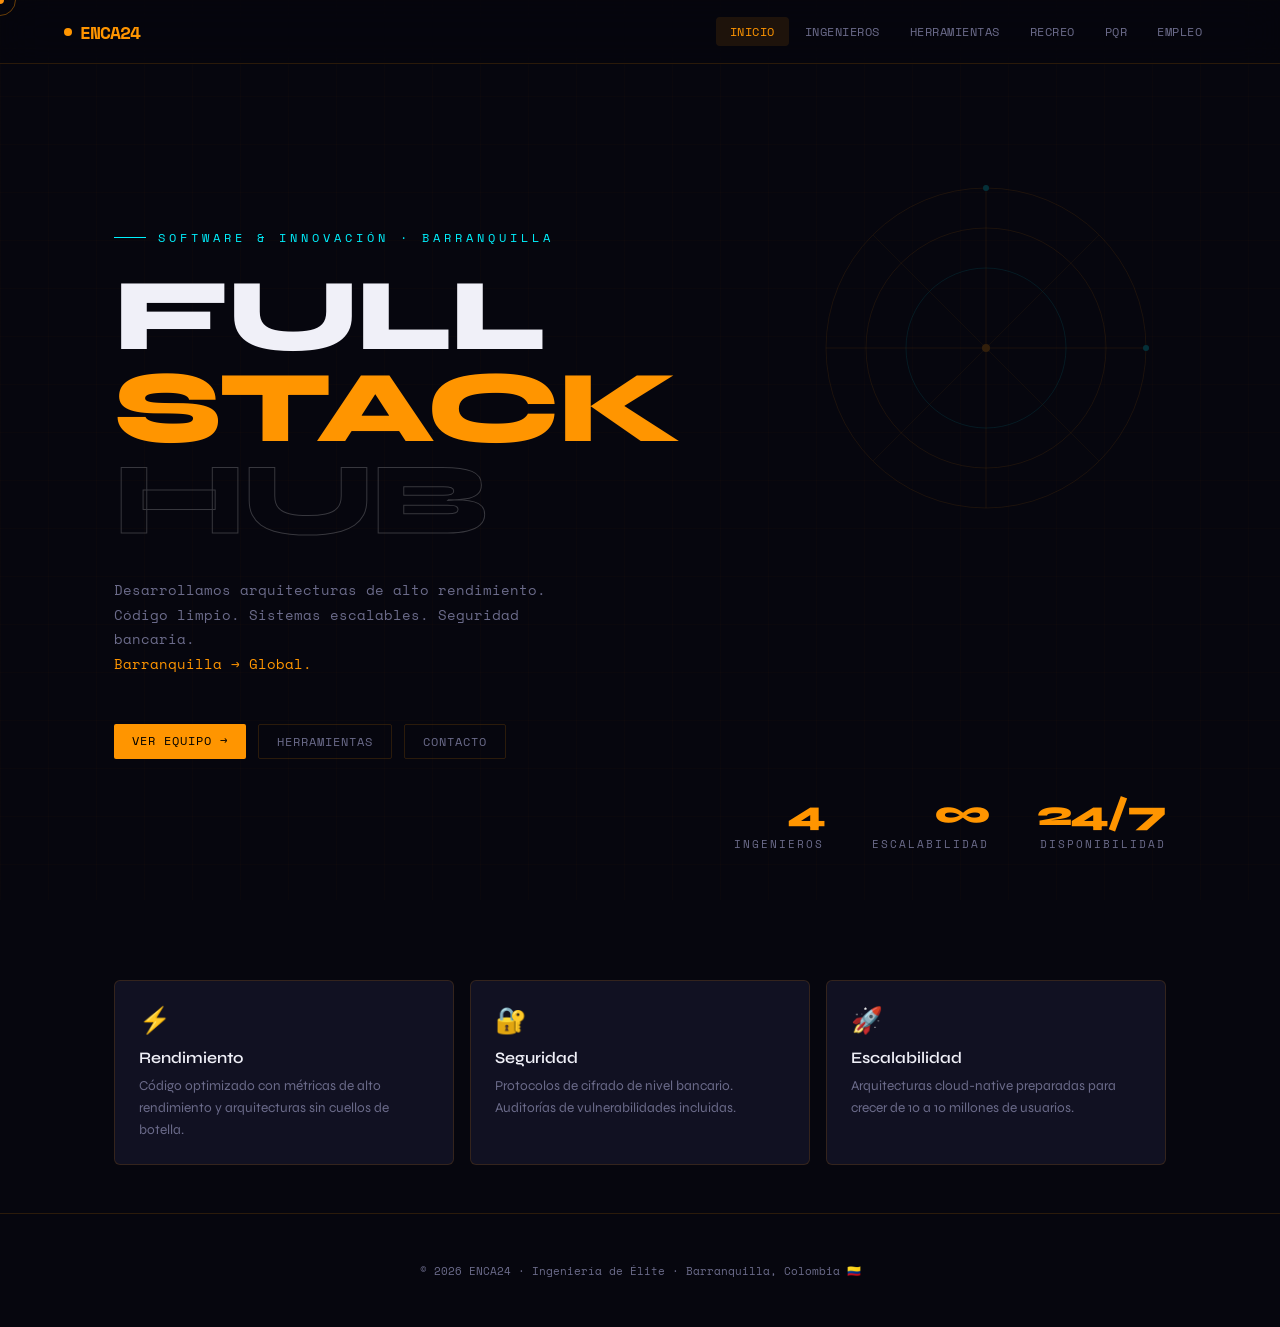
<file: pagina.html>
<!DOCTYPE html>
<html lang="es">
<head>
<meta charset="UTF-8">
<meta name="viewport" content="width=device-width, initial-scale=1.0">
<title>ENCA24 | Full Stack Hub</title>
<link rel="preconnect" href="https://fonts.googleapis.com">
<link href="https://fonts.googleapis.com/css2?family=Space+Mono:wght@400;700&family=Syne:wght@400;600;800&display=swap" rel="stylesheet">
<style>
:root {
  --or: #ff9500;
  --cy: #00f2ff;
  --pk: #e91e63;
  --bg: #06060e;
  --panel: #0d0d1a;
  --card: #111122;
  --border: rgba(255,149,0,0.15);
  --border2: rgba(0,242,255,0.12);
  --text: #f0f0f8;
  --muted: #6b6b8a;
  --mono: 'Space Mono', monospace;
  --sans: 'Syne', sans-serif;
}

*, *::before, *::after { box-sizing: border-box; margin: 0; padding: 0; }

body {
  background: var(--bg);
  color: var(--text);
  font-family: var(--sans);
  overflow-x: hidden;
  cursor: none;
}

/* Custom cursor */
#cursor { position: fixed; width: 8px; height: 8px; background: var(--or); border-radius: 50%; pointer-events: none; z-index: 9999; transform: translate(-50%,-50%); transition: transform 0.1s; mix-blend-mode: difference; }
#cursor-ring { position: fixed; width: 32px; height: 32px; border: 1px solid rgba(255,149,0,0.4); border-radius: 50%; pointer-events: none; z-index: 9998; transform: translate(-50%,-50%); transition: all 0.15s ease; }

/* Grid noise overlay */
body::before {
  content: '';
  position: fixed; inset: 0;
  background-image: 
    linear-gradient(rgba(255,149,0,0.02) 1px, transparent 1px),
    linear-gradient(90deg, rgba(255,149,0,0.02) 1px, transparent 1px);
  background-size: 48px 48px;
  pointer-events: none;
  z-index: 0;
}

/* ── NAV ── */
nav {
  position: fixed; top: 0; left: 0; right: 0;
  z-index: 1000;
  display: flex; align-items: center; justify-content: space-between;
  padding: 0 5%;
  height: 64px;
  background: rgba(6,6,14,0.85);
  backdrop-filter: blur(20px);
  border-bottom: 1px solid var(--border);
}

.logo {
  font-family: var(--mono);
  font-weight: 700;
  font-size: 1.1rem;
  color: var(--or);
  cursor: pointer;
  letter-spacing: -1px;
  display: flex; align-items: center; gap: 8px;
}
.logo-dot { width: 8px; height: 8px; background: var(--or); border-radius: 50%; animation: pulse 2s infinite; }
@keyframes pulse { 0%,100%{box-shadow:0 0 0 0 rgba(255,149,0,0.6)} 50%{box-shadow:0 0 0 6px rgba(255,149,0,0)} }

.nav-links { display: flex; gap: 2px; }
.nav-links a {
  font-family: var(--mono);
  font-size: 0.72rem;
  color: var(--muted);
  text-decoration: none;
  padding: 6px 14px;
  border-radius: 4px;
  cursor: pointer;
  transition: all 0.2s;
  letter-spacing: 0.5px;
  text-transform: uppercase;
}
.nav-links a:hover { color: var(--or); background: rgba(255,149,0,0.06); }
.nav-links a.active { color: var(--or); background: rgba(255,149,0,0.1); }

/* ── LAYOUT ── */
.container { max-width: 1100px; margin: 0 auto; padding: 88px 24px 48px; position: relative; z-index: 1; }
.section { display: none; animation: fadeUp 0.4s ease; }
.section.active { display: block; }
@keyframes fadeUp { from { opacity:0; transform:translateY(16px); } to { opacity:1; transform:translateY(0); } }

/* ── HERO ── */
.hero {
  min-height: calc(100vh - 88px);
  display: flex; flex-direction: column; justify-content: center;
  position: relative;
}

.hero-tag {
  font-family: var(--mono);
  font-size: 0.72rem;
  color: var(--cy);
  letter-spacing: 4px;
  text-transform: uppercase;
  margin-bottom: 24px;
  display: flex; align-items: center; gap: 12px;
}
.hero-tag::before { content: ''; display: block; width: 32px; height: 1px; background: var(--cy); }

.hero h1 {
  font-size: clamp(3rem, 8vw, 6.5rem);
  font-weight: 800;
  line-height: 0.9;
  letter-spacing: -3px;
  margin-bottom: 32px;
}
.hero h1 .line { display: block; overflow: hidden; }
.hero h1 .accent { color: var(--or); }
.hero h1 .outline {
  -webkit-text-stroke: 1px rgba(255,255,255,0.2);
  color: transparent;
}

.hero-sub {
  font-family: var(--mono);
  font-size: 0.85rem;
  color: var(--muted);
  line-height: 1.8;
  max-width: 480px;
  margin-bottom: 48px;
}

.hero-pills { display: flex; gap: 12px; flex-wrap: wrap; }
.pill {
  font-family: var(--mono);
  font-size: 0.72rem;
  padding: 8px 18px;
  border-radius: 2px;
  cursor: pointer;
  transition: all 0.2s;
  letter-spacing: 1px;
  text-transform: uppercase;
}
.pill-or { background: var(--or); color: #000; }
.pill-or:hover { background: #fff; }
.pill-ghost { border: 1px solid var(--border); color: var(--muted); }
.pill-ghost:hover { border-color: var(--or); color: var(--or); }

.hero-stats {
  position: absolute; bottom: 48px; right: 0;
  display: flex; gap: 48px;
}
.stat { text-align: right; }
.stat-num { font-size: 2.2rem; font-weight: 800; color: var(--or); letter-spacing: -2px; }
.stat-label { font-family: var(--mono); font-size: 0.7rem; color: var(--muted); text-transform: uppercase; letter-spacing: 2px; }

/* ── DECORATIVE CORNER ── */
.corner-deco {
  position: absolute; top: 80px; right: 0;
  width: 360px; height: 360px;
  pointer-events: none;
}
.corner-deco svg { width: 100%; height: 100%; opacity: 0.18; }

/* ── SECTION HEADER ── */
.sec-header { margin-bottom: 40px; }
.sec-tag {
  font-family: var(--mono);
  font-size: 0.68rem;
  color: var(--cy);
  letter-spacing: 4px;
  text-transform: uppercase;
  margin-bottom: 12px;
  display: flex; align-items: center; gap: 12px;
}
.sec-tag::before { content: ''; display: block; width: 24px; height: 1px; background: var(--cy); }
.sec-header h2 { font-size: 2.2rem; font-weight: 800; letter-spacing: -1px; }

/* ── CARDS ── */
.panel {
  background: var(--panel);
  border: 1px solid var(--border);
  border-radius: 8px;
  padding: 2rem;
  margin-bottom: 2rem;
}

.grid-2 { display: grid; grid-template-columns: repeat(auto-fit, minmax(280px, 1fr)); gap: 16px; }
.grid-3 { display: grid; grid-template-columns: repeat(auto-fit, minmax(220px, 1fr)); gap: 16px; }

.member-card {
  background: var(--card);
  border: 1px solid var(--border);
  border-radius: 6px;
  padding: 1.5rem;
  position: relative;
  overflow: hidden;
  transition: all 0.3s;
}
.member-card::before {
  content: '';
  position: absolute; top: 0; left: 0; right: 0; height: 2px;
  background: linear-gradient(90deg, var(--or), transparent);
}
.member-card:hover { border-color: rgba(255,149,0,0.35); transform: translateY(-3px); }
.member-card .role { font-family: var(--mono); font-size: 0.7rem; color: var(--or); text-transform: uppercase; letter-spacing: 2px; margin-bottom: 8px; }
.member-card h3 { font-size: 1.2rem; font-weight: 600; margin-bottom: 4px; }

.director-card {
  background: linear-gradient(135deg, #0d0d1a 0%, #111128 100%);
  border: 1px solid rgba(0,242,255,0.2);
  border-radius: 6px;
  padding: 2rem;
  position: relative; overflow: hidden;
  transition: all 0.3s;
}
.director-card::before {
  content: '';
  position: absolute; top: 0; left: 0; right: 0; height: 2px;
  background: linear-gradient(90deg, var(--cy), transparent);
}
.director-card .title { font-family: var(--mono); font-size: 0.7rem; color: var(--cy); text-transform: uppercase; letter-spacing: 2px; margin-bottom: 8px; }
.director-card h2 { font-size: 1.8rem; font-weight: 800; letter-spacing: -1px; margin-bottom: 4px; }
.director-card p { color: var(--muted); font-size: 0.9rem; line-height: 1.7; margin-top: 12px; }

/* ── FEATURES ── */
.feat-card {
  background: var(--card);
  border: 1px solid var(--border);
  border-radius: 6px;
  padding: 1.5rem;
  transition: all 0.3s;
}
.feat-card:hover { border-color: rgba(255,149,0,0.3); }
.feat-icon { font-size: 1.6rem; margin-bottom: 12px; }
.feat-card h3 { font-size: 1rem; font-weight: 600; margin-bottom: 8px; }
.feat-card p { font-size: 0.85rem; color: var(--muted); line-height: 1.6; }

/* ── TOOLS ── */
.tools-wrap { display: grid; grid-template-columns: 1fr 280px; gap: 20px; }
@media(max-width:700px){ .tools-wrap { grid-template-columns: 1fr; } }

/* Calculator */
.calc-wrap {
  background: #000;
  border: 1px solid var(--border);
  border-radius: 8px;
  overflow: hidden;
  display: flex;
}
.calc-body { flex: 1; padding: 20px; }
.calc-screen {
  width: 100%; height: 64px;
  background: #000;
  border: none; border-bottom: 1px solid #1a1a30;
  color: var(--cy);
  font-family: var(--mono);
  font-size: 1.8rem;
  text-align: right;
  padding: 0 12px;
  margin-bottom: 16px;
  outline: none;
}
.calc-grid { display: grid; grid-template-columns: repeat(4, 1fr); gap: 6px; }
.cb {
  padding: 14px;
  background: #0d0d1a;
  border: 1px solid #1a1a2e;
  color: var(--text);
  font-family: var(--mono);
  font-size: 0.85rem;
  border-radius: 4px;
  cursor: pointer;
  transition: 0.15s;
}
.cb:hover { background: #1a1a2e; }
.cb.op { color: var(--or); }
.cb.eq { background: var(--or); color: #000; font-weight: 700; }
.cb.eq:hover { background: #fff; }
.calc-hist {
  width: 140px; background: #050508;
  padding: 16px; border-left: 1px solid #1a1a2e;
  font-family: var(--mono); font-size: 0.72rem; color: var(--muted);
  overflow-y: auto; max-height: 320px;
}
.calc-hist-title { color: var(--or); margin-bottom: 12px; font-weight: 700; font-size: 0.7rem; text-transform: uppercase; letter-spacing: 2px; }
.hist-item { padding: 6px 0; border-bottom: 1px solid #111; }

/* Info sidebar */
.info-sidebar { display: flex; flex-direction: column; gap: 12px; }
.info-card {
  background: var(--card);
  border: 1px solid var(--border);
  border-radius: 6px;
  padding: 1rem 1.2rem;
}
.info-label { font-family: var(--mono); font-size: 0.65rem; color: var(--muted); text-transform: uppercase; letter-spacing: 2px; margin-bottom: 6px; }
.info-val { font-family: var(--mono); font-size: 1.3rem; font-weight: 700; color: var(--or); }

/* ── GAMES ── */
.game-grid { display: grid; grid-template-columns: repeat(3, 1fr); gap: 16px; }
.game-btn {
  background: var(--card);
  border: 1px solid var(--border);
  border-radius: 6px;
  padding: 2rem 1rem;
  text-align: center;
  cursor: pointer;
  transition: 0.3s;
}
.game-btn:hover { border-color: rgba(255,149,0,0.4); transform: translateY(-4px); background: #161628; }
.game-icon { font-size: 2.4rem; margin-bottom: 12px; }
.game-btn h3 { font-size: 0.95rem; font-weight: 600; margin-bottom: 4px; }
.game-btn p { font-family: var(--mono); font-size: 0.7rem; color: var(--muted); }

.game-view { display: none; }
.game-view.active { display: block; }
.back-btn {
  font-family: var(--mono);
  font-size: 0.75rem;
  background: transparent;
  border: 1px solid var(--border);
  color: var(--muted);
  padding: 8px 16px;
  border-radius: 4px;
  cursor: pointer;
  margin-bottom: 20px;
  transition: 0.2s;
  text-transform: uppercase;
  letter-spacing: 1px;
}
.back-btn:hover { border-color: var(--or); color: var(--or); background: transparent; transform: none; }

canvas {
  display: block;
  margin: 0 auto;
  border: 1px solid var(--border);
  border-radius: 4px;
  box-shadow: 0 0 40px rgba(255,149,0,0.1);
}
.game-label { font-family: var(--mono); font-size: 0.72rem; color: var(--muted); text-align: center; margin-top: 12px; }

/* ── PQR / EMPLEO FORMS ── */
.form-field { margin-bottom: 16px; }
.form-field label { font-family: var(--mono); font-size: 0.7rem; color: var(--muted); text-transform: uppercase; letter-spacing: 2px; display: block; margin-bottom: 6px; }
.form-field input,
.form-field select,
.form-field textarea {
  width: 100%;
  background: #000;
  border: 1px solid #1a1a2e;
  color: var(--text);
  font-family: var(--sans);
  font-size: 0.9rem;
  padding: 12px 14px;
  border-radius: 4px;
  transition: 0.2s;
  outline: none;
}
.form-field input:focus,
.form-field select:focus,
.form-field textarea:focus { border-color: var(--or); }
.form-field textarea { height: 120px; resize: vertical; }
.form-field select { appearance: none; }

.submit-btn {
  background: var(--or);
  color: #000;
  border: none;
  font-family: var(--mono);
  font-size: 0.8rem;
  font-weight: 700;
  text-transform: uppercase;
  letter-spacing: 2px;
  padding: 14px 32px;
  border-radius: 4px;
  cursor: pointer;
  transition: 0.2s;
}
.submit-btn:hover { background: #fff; transform: none; }

.success-toast {
  position: fixed; bottom: 32px; right: 32px;
  background: var(--panel);
  border: 1px solid rgba(0,242,255,0.3);
  border-radius: 6px;
  padding: 16px 24px;
  font-family: var(--mono);
  font-size: 0.8rem;
  color: var(--cy);
  z-index: 9999;
  display: none;
  animation: slideIn 0.3s ease;
}
@keyframes slideIn { from{transform:translateX(100%);opacity:0} to{transform:translateX(0);opacity:1} }

footer {
  text-align: center;
  padding: 3rem;
  font-family: var(--mono);
  font-size: 0.7rem;
  color: var(--muted);
  border-top: 1px solid var(--border);
  position: relative; z-index: 1;
}
</style>
</head>
<body>

<div id="cursor"></div>
<div id="cursor-ring"></div>
<div id="success-toast" class="success-toast"></div>

<nav>
  <div class="logo" onclick="show('inicio')">
    <span class="logo-dot"></span>
    ENCA24
  </div>
  <div class="nav-links">
    <a onclick="show('inicio')" id="nav-inicio" class="active">Inicio</a>
    <a onclick="show('equipo')" id="nav-equipo">Ingenieros</a>
    <a onclick="show('herramientas')" id="nav-herramientas">Herramientas</a>
    <a onclick="show('recreo')" id="nav-recreo">Recreo</a>
    <a onclick="show('pqr')" id="nav-pqr">PQR</a>
    <a onclick="show('empleo')" id="nav-empleo">Empleo</a>
  </div>
</nav>

<div class="container">

  <!-- INICIO -->
  <div id="inicio" class="section active">
    <div class="hero">
      <div class="corner-deco">
        <svg viewBox="0 0 360 360" fill="none" xmlns="http://www.w3.org/2000/svg">
          <circle cx="180" cy="180" r="160" stroke="#ff9500" stroke-width="0.5"/>
          <circle cx="180" cy="180" r="120" stroke="#ff9500" stroke-width="0.5"/>
          <circle cx="180" cy="180" r="80" stroke="#00f2ff" stroke-width="0.5"/>
          <line x1="20" y1="180" x2="340" y2="180" stroke="#ff9500" stroke-width="0.5"/>
          <line x1="180" y1="20" x2="180" y2="340" stroke="#ff9500" stroke-width="0.5"/>
          <line x1="67" y1="67" x2="293" y2="293" stroke="#ff9500" stroke-width="0.3"/>
          <line x1="293" y1="67" x2="67" y2="293" stroke="#ff9500" stroke-width="0.3"/>
          <circle cx="180" cy="180" r="4" fill="#ff9500"/>
          <circle cx="180" cy="20" r="3" fill="#00f2ff"/>
          <circle cx="340" cy="180" r="3" fill="#00f2ff"/>
        </svg>
      </div>

      <div class="hero-tag">Software & Innovación · Barranquilla</div>

      <h1>
        <span class="line">FULL</span>
        <span class="line accent">STACK</span>
        <span class="line outline">HUB</span>
      </h1>

      <p class="hero-sub">
        Desarrollamos arquitecturas de alto rendimiento.<br>
        Código limpio. Sistemas escalables. Seguridad bancaria.<br>
        <span style="color:var(--or)">Barranquilla → Global.</span>
      </p>

      <div class="hero-pills">
        <span class="pill pill-or" onclick="show('equipo')">Ver Equipo →</span>
        <span class="pill pill-ghost" onclick="show('herramientas')">Herramientas</span>
        <span class="pill pill-ghost" onclick="show('pqr')">Contacto</span>
      </div>

      <div class="hero-stats">
        <div class="stat"><div class="stat-num">4</div><div class="stat-label">Ingenieros</div></div>
        <div class="stat"><div class="stat-num">∞</div><div class="stat-label">Escalabilidad</div></div>
        <div class="stat"><div class="stat-num">24/7</div><div class="stat-label">Disponibilidad</div></div>
      </div>
    </div>

    <div class="grid-3" style="margin-top:80px">
      <div class="feat-card"><div class="feat-icon">⚡</div><h3>Rendimiento</h3><p>Código optimizado con métricas de alto rendimiento y arquitecturas sin cuellos de botella.</p></div>
      <div class="feat-card"><div class="feat-icon">🔐</div><h3>Seguridad</h3><p>Protocolos de cifrado de nivel bancario. Auditorías de vulnerabilidades incluidas.</p></div>
      <div class="feat-card"><div class="feat-icon">🚀</div><h3>Escalabilidad</h3><p>Arquitecturas cloud-native preparadas para crecer de 10 a 10 millones de usuarios.</p></div>
    </div>
  </div>

  <!-- EQUIPO -->
  <div id="equipo" class="section">
    <div class="sec-header">
      <div class="sec-tag">Nuestro equipo</div>
      <h2>Cuerpo de Ingeniería</h2>
    </div>

    <div class="grid-3" style="margin-bottom:16px">
      <div class="member-card">
        <div class="role">Arquitecto de Software</div>
        <h3>Carlos Alberto</h3>
        <p style="color:var(--muted);font-size:0.85rem;margin-top:8px;line-height:1.6">Diseño de sistemas distribuidos y microservicios.</p>
      </div>
      <div class="member-card">
        <div class="role">Ciberseguridad</div>
        <h3>Francisco Javier</h3>
        <p style="color:var(--muted);font-size:0.85rem;margin-top:8px;line-height:1.6">Pentesting, hardening y auditorías de seguridad.</p>
      </div>
      <div class="member-card">
        <div class="role">Lead Frontend</div>
        <h3>Juan Sebastián</h3>
        <p style="color:var(--muted);font-size:0.85rem;margin-top:8px;line-height:1.6">React, performance y experiencias de usuario de élite.</p>
      </div>
    </div>

    <div class="director-card">
      <div class="title">Director & Mentor Senior</div>
      <h2>Jorge Mario</h2>
      <div style="display:flex;gap:10px;margin-top:12px;flex-wrap:wrap">
        <span style="font-family:var(--mono);font-size:0.7rem;padding:4px 12px;background:rgba(0,242,255,0.08);border:1px solid rgba(0,242,255,0.2);border-radius:2px;color:var(--cy)">Telemática</span>
        <span style="font-family:var(--mono);font-size:0.7rem;padding:4px 12px;background:rgba(0,242,255,0.08);border:1px solid rgba(0,242,255,0.2);border-radius:2px;color:var(--cy)">Aeroespacial</span>
        <span style="font-family:var(--mono);font-size:0.7rem;padding:4px 12px;background:rgba(0,242,255,0.08);border:1px solid rgba(0,242,255,0.2);border-radius:2px;color:var(--cy)">Alta disponibilidad</span>
      </div>
      <p>Ingeniero en Telemática. Experto en protocolos aeroespaciales y sistemas de alta disponibilidad. Mentoring de equipos de alto rendimiento desde 2010.</p>
    </div>
  </div>

  <!-- HERRAMIENTAS -->
  <div id="herramientas" class="section">
    <div class="sec-header">
      <div class="sec-tag">Dev tools</div>
      <h2>Herramientas de Ingeniería</h2>
    </div>

    <div class="tools-wrap">
      <div class="calc-wrap">
        <div class="calc-body">
          <input type="text" id="calc-display" class="calc-screen" readonly value="0">
          <div class="calc-grid">
            <button class="cb" onclick="cc()">C</button>
            <button class="cb op" onclick="cp('(')">(</button>
            <button class="cb op" onclick="cp(')')">)</button>
            <button class="cb op" onclick="cd()">⌫</button>
            <button class="cb" onclick="cp('7')">7</button>
            <button class="cb" onclick="cp('8')">8</button>
            <button class="cb" onclick="cp('9')">9</button>
            <button class="cb op" onclick="cp('/')">÷</button>
            <button class="cb" onclick="cp('4')">4</button>
            <button class="cb" onclick="cp('5')">5</button>
            <button class="cb" onclick="cp('6')">6</button>
            <button class="cb op" onclick="cp('*')">×</button>
            <button class="cb" onclick="cp('1')">1</button>
            <button class="cb" onclick="cp('2')">2</button>
            <button class="cb" onclick="cp('3')">3</button>
            <button class="cb op" onclick="cp('-')">−</button>
            <button class="cb" style="grid-column:span 2" onclick="cp('0')">0</button>
            <button class="cb" onclick="cp('.')">.</button>
            <button class="cb op" onclick="cp('+')">+</button>
            <button class="cb eq" style="grid-column:span 4;margin-top:4px" onclick="cs()">=</button>
          </div>
        </div>
        <div class="calc-hist" id="calc-hist">
          <div class="calc-hist-title">Historial</div>
        </div>
      </div>

      <div class="info-sidebar">
        <div class="info-card">
          <div class="info-label">Dólar · TRM</div>
          <div class="info-val" id="trm-val">$3,942.50</div>
        </div>
        <div class="info-card">
          <div class="info-label">Hora Barranquilla</div>
          <div class="info-val" id="hora-baq" style="color:var(--cy)">00:00:00</div>
        </div>
        <div class="info-card">
          <div class="info-label">Temperatura BAQ</div>
          <div class="info-val">31°C</div>
          <div style="font-family:var(--mono);font-size:0.7rem;color:var(--muted);margin-top:4px">Nublado · Caribe</div>
        </div>
        <div class="info-card">
          <div class="info-label">Estado del sistema</div>
          <div style="display:flex;align-items:center;gap:8px;margin-top:4px">
            <span style="width:8px;height:8px;background:#00e676;border-radius:50%;display:inline-block;box-shadow:0 0 6px #00e676"></span>
            <span style="font-family:var(--mono);font-size:0.8rem;color:#00e676">Todos los sistemas OK</span>
          </div>
        </div>
      </div>
    </div>
  </div>

  <!-- RECREO -->
  <div id="recreo" class="section">
    <div id="recreo-menu">
      <div class="sec-header">
        <div class="sec-tag">Zona de recreo</div>
        <h2>Arcade</h2>
      </div>
      <div class="game-grid">
        <div class="game-btn" onclick="openGame('snake')">
          <div class="game-icon">🐍</div>
          <h3>Snake Pro</h3>
          <p>Clásico retro</p>
        </div>
        <div class="game-btn" onclick="openGame('pacman')">
          <div class="game-icon">🟡</div>
          <h3>Pac-Man</h3>
          <p>Elite Edition</p>
        </div>
        <div class="game-btn" onclick="openGame('tetris')">
          <div class="game-icon">🧱</div>
          <h3>Tetris</h3>
          <p>Master Level</p>
        </div>
      </div>
    </div>

    <div id="game-snake" class="game-view">
      <button class="back-btn" onclick="closeGames()">← Volver</button>
      <div style="text-align:center">
        <canvas id="snakeCanvas" width="360" height="360"></canvas>
        <div class="game-label">Flechas del teclado · Score: <span id="snake-score">0</span></div>
      </div>
    </div>

    <div id="game-pacman" class="game-view">
      <button class="back-btn" onclick="closeGames()">← Volver</button>
      <div style="text-align:center">
        <canvas id="pacmanCanvas" width="360" height="360"></canvas>
        <div class="game-label">WASD para mover</div>
      </div>
    </div>

    <div id="game-tetris" class="game-view">
      <button class="back-btn" onclick="closeGames()">← Volver</button>
      <div style="text-align:center">
        <canvas id="tetrisCanvas" width="240" height="480"></canvas>
        <div class="game-label">Flechas: Mover · Arriba: Rotar · Score: <span id="tetris-score">0</span></div>
      </div>
    </div>
  </div>

  <!-- PQR -->
  <div id="pqr" class="section">
    <div class="sec-header">
      <div class="sec-tag">Contacto</div>
      <h2>Sistema PQR</h2>
    </div>
    <div class="panel" style="max-width:600px">
      <div class="form-field">
        <label>Nombre completo</label>
        <input type="text" id="pqr-nombre" placeholder="Tu nombre">
      </div>
      <div class="form-field">
        <label>Tipo de solicitud</label>
        <select id="pqr-tipo">
          <option>Petición</option>
          <option>Queja</option>
          <option>Reclamo</option>
          <option>Sugerencia</option>
        </select>
      </div>
      <div class="form-field">
        <label>Descripción</label>
        <textarea id="pqr-desc" placeholder="Cuéntanos los detalles..."></textarea>
      </div>
      <button class="submit-btn" onclick="submitPQR()">Enviar solicitud</button>
    </div>
  </div>

  <!-- EMPLEO -->
  <div id="empleo" class="section">
    <div class="sec-header">
      <div class="sec-tag">Únete al equipo</div>
      <h2>Trabaja con Nosotros</h2>
    </div>
    <div class="panel" style="max-width:600px">
      <div class="form-field">
        <label>GitHub / Portafolio</label>
        <input type="text" id="emp-portfolio" placeholder="https://github.com/tuusuario">
      </div>
      <div class="form-field">
        <label>Posición de interés</label>
        <select id="emp-rol">
          <option>Senior React Developer</option>
          <option>Cloud Architect</option>
          <option>DevOps Engineer</option>
          <option>Full Stack Developer</option>
        </select>
      </div>
      <div class="form-field">
        <label>Mensaje para Jorge Mario</label>
        <textarea id="emp-msg" placeholder="¿Por qué quieres unirte a ENCA24?"></textarea>
      </div>
      <button class="submit-btn" onclick="submitEmpleo()">Postularme</button>
    </div>
  </div>

</div>

<footer>
  <p>© 2026 ENCA24 · Ingeniería de Élite · Barranquilla, Colombia 🇨🇴</p>
</footer>

<script>
// ── CURSOR ──
const cur = document.getElementById('cursor');
const ring = document.getElementById('cursor-ring');
document.addEventListener('mousemove', e => {
  cur.style.left = e.clientX + 'px';
  cur.style.top = e.clientY + 'px';
  ring.style.left = e.clientX + 'px';
  ring.style.top = e.clientY + 'px';
});
document.querySelectorAll('a,button,.pill,.game-btn,.member-card,.feat-card').forEach(el => {
  el.addEventListener('mouseenter', () => { ring.style.transform = 'translate(-50%,-50%) scale(1.8)'; ring.style.borderColor = 'rgba(255,149,0,0.7)'; });
  el.addEventListener('mouseleave', () => { ring.style.transform = 'translate(-50%,-50%) scale(1)'; ring.style.borderColor = 'rgba(255,149,0,0.4)'; });
});

// ── NAVIGATION ──
function show(id) {
  document.querySelectorAll('.section').forEach(s => s.classList.remove('active'));
  document.querySelectorAll('.nav-links a').forEach(a => a.classList.remove('active'));
  document.getElementById(id).classList.add('active');
  const nav = document.getElementById('nav-'+id);
  if(nav) nav.classList.add('active');
  if(id !== 'recreo') closeGames();
  window.scrollTo(0,0);
}

// ── CALCULATOR ──
let disp = document.getElementById('calc-display');
let hist = document.getElementById('calc-hist');

function cp(v) {
  if(disp.value === '0' && v !== '.') disp.value = v;
  else disp.value += v;
}
function cc() { disp.value = '0'; }
function cd() { disp.value = disp.value.slice(0,-1) || '0'; }
function cs() {
  try {
    let expr = disp.value.replace(/×/g,'*').replace(/÷/g,'/').replace(/−/g,'-');
    let res = Function('"use strict";return (' + expr + ')')();
    res = Math.round(res * 1e10) / 1e10;
    let item = document.createElement('div');
    item.className = 'hist-item';
    item.textContent = expr + ' = ' + res;
    hist.appendChild(item);
    hist.scrollTop = hist.scrollHeight;
    disp.value = res;
  } catch { disp.value = 'Error'; }
}
document.addEventListener('keydown', e => {
  const section = document.getElementById('herramientas');
  if(!section.classList.contains('active')) return;
  if(e.key >= '0' && e.key <= '9') cp(e.key);
  else if(['+','-','*','/','(',')'].includes(e.key)) cp(e.key);
  else if(e.key === '.') cp('.');
  else if(e.key === 'Enter') cs();
  else if(e.key === 'Backspace') cd();
  else if(e.key === 'Escape') cc();
});

// ── CLOCK ──
setInterval(() => {
  document.getElementById('hora-baq').textContent = new Date().toLocaleTimeString('es-CO');
}, 1000);

// ── TOAST ──
function toast(msg) {
  const t = document.getElementById('success-toast');
  t.textContent = msg;
  t.style.display = 'block';
  setTimeout(() => { t.style.display = 'none'; }, 3000);
}

function submitPQR() {
  const n = document.getElementById('pqr-nombre').value.trim();
  if(!n) { alert('Por favor ingresa tu nombre.'); return; }
  toast('✓ Solicitud radicada con éxito');
  document.getElementById('pqr-nombre').value = '';
  document.getElementById('pqr-desc').value = '';
}
function submitEmpleo() {
  toast('✓ Postulación enviada a Jorge Mario');
  document.getElementById('emp-portfolio').value = '';
  document.getElementById('emp-msg').value = '';
}

// ── GAMES ──
function openGame(g) {
  document.getElementById('recreo-menu').style.display = 'none';
  document.querySelectorAll('.game-view').forEach(v => v.classList.remove('active'));
  document.getElementById('game-'+g).classList.add('active');
  if(g==='snake') initSnake();
  if(g==='tetris') initTetris();
  if(g==='pacman') initPacman();
}
function closeGames() {
  const menu = document.getElementById('recreo-menu');
  if(menu) menu.style.display = 'block';
  document.querySelectorAll('.game-view').forEach(v => v.classList.remove('active'));
  snakeRunning = false;
  tetrisRunning = false;
}

// ──── SNAKE ────
let snakeRunning = false;
function initSnake() {
  const c = document.getElementById('snakeCanvas');
  const ctx = c.getContext('2d');
  const SZ = 18, COLS = 20, ROWS = 20;
  let snake = [{x:10,y:10},{x:9,y:10},{x:8,y:10}];
  let dir = {x:1,y:0}, nextDir = {x:1,y:0};
  let food = {x:15,y:15}, score = 0;
  snakeRunning = true;

  function rndFood() {
    food = {x:Math.floor(Math.random()*COLS), y:Math.floor(Math.random()*ROWS)};
  }
  function draw() {
    if(!snakeRunning) return;
    ctx.fillStyle = '#000'; ctx.fillRect(0,0,360,360);
    // grid dots
    ctx.fillStyle = '#0d0d1a';
    for(let x=0;x<COLS;x++) for(let y=0;y<ROWS;y++) ctx.fillRect(x*SZ+8,y*SZ+8,2,2);
    // food
    ctx.fillStyle = '#e91e63';
    ctx.beginPath(); ctx.arc(food.x*SZ+SZ/2, food.y*SZ+SZ/2, SZ/2-2, 0, Math.PI*2); ctx.fill();
    // snake
    snake.forEach((seg,i) => {
      ctx.fillStyle = i===0 ? '#ff9500' : `rgba(255,149,0,${0.8-i*0.03})`;
      ctx.beginPath();
      ctx.roundRect(seg.x*SZ+1, seg.y*SZ+1, SZ-2, SZ-2, 3);
      ctx.fill();
    });
    // move
    dir = nextDir;
    let head = {x: snake[0].x+dir.x, y: snake[0].y+dir.y};
    if(head.x<0) head.x=COLS-1; if(head.x>=COLS) head.x=0;
    if(head.y<0) head.y=ROWS-1; if(head.y>=ROWS) head.y=0;
    if(snake.some(s=>s.x===head.x&&s.y===head.y)) { snakeRunning=false; ctx.fillStyle='rgba(0,0,0,0.7)'; ctx.fillRect(0,0,360,360); ctx.fillStyle='#ff9500'; ctx.font='bold 28px Syne'; ctx.textAlign='center'; ctx.fillText('Game Over',180,160); ctx.font='16px Space Mono'; ctx.fillStyle='#888'; ctx.fillText('Score: '+score,180,195); ctx.fillText('Click para reiniciar',180,225); return; }
    snake.unshift(head);
    if(head.x===food.x&&head.y===food.y){ score++; document.getElementById('snake-score').textContent=score; rndFood(); } else snake.pop();
    setTimeout(draw, 120);
  }
  c.onclick = ()=>{ if(!snakeRunning){ snakeRunning=true; snake=[{x:10,y:10},{x:9,y:10},{x:8,y:10}]; dir={x:1,y:0}; nextDir={x:1,y:0}; score=0; document.getElementById('snake-score').textContent=0; rndFood(); draw(); } };
  document.addEventListener('keydown', e => {
    if(e.key==='ArrowUp'&&dir.y!==1) nextDir={x:0,y:-1};
    if(e.key==='ArrowDown'&&dir.y!==-1) nextDir={x:0,y:1};
    if(e.key==='ArrowLeft'&&dir.x!==1) nextDir={x:-1,y:0};
    if(e.key==='ArrowRight'&&dir.x!==-1) nextDir={x:1,y:0};
  });
  draw();
}

// ──── TETRIS ────
let tetrisRunning = false;
function initTetris() {
  const c = document.getElementById('tetrisCanvas');
  const ctx = c.getContext('2d');
  const W=12, H=24, SZ=20;
  const PIECES = [
    {shape:[[1,1,1,1]],color:'#00f2ff'},
    {shape:[[1,1],[1,1]],color:'#ff9500'},
    {shape:[[0,1,0],[1,1,1]],color:'#e91e63'},
    {shape:[[1,0,0],[1,1,1]],color:'#9c27b0'},
    {shape:[[0,0,1],[1,1,1]],color:'#ff5722'},
    {shape:[[1,1,0],[0,1,1]],color:'#4caf50'},
    {shape:[[0,1,1],[1,1,0]],color:'#f44336'},
  ];
  let board = Array.from({length:H},()=>Array(W).fill(0));
  let cur, curX, curY, tScore=0;
  tetrisRunning = true;

  function newPiece() {
    const p = PIECES[Math.floor(Math.random()*PIECES.length)];
    cur = {shape:p.shape.map(r=>[...r]),color:p.color};
    curX = Math.floor(W/2)-Math.floor(cur.shape[0].length/2);
    curY = 0;
    if(collide()) { tetrisRunning=false; }
  }
  function collide(dx=0,dy=0,s=cur.shape) {
    for(let r=0;r<s.length;r++) for(let c=0;c<s[r].length;c++) {
      if(!s[r][c]) continue;
      let nx=curX+c+dx, ny=curY+r+dy;
      if(nx<0||nx>=W||ny>=H) return true;
      if(ny>=0&&board[ny][nx]) return true;
    }
    return false;
  }
  function merge() {
    cur.shape.forEach((r,ri)=>r.forEach((v,ci)=>{ if(v&&curY+ri>=0) board[curY+ri][curX+ci]=cur.color; }));
    let cleared=0;
    board = board.filter(r=>{ if(r.every(c=>c)){ cleared++; return false; } return true; });
    while(board.length<H) board.unshift(Array(W).fill(0));
    tScore+=cleared*100; document.getElementById('tetris-score').textContent=tScore;
    newPiece();
  }
  function rotate() {
    const r = cur.shape[0].map((_,i)=>cur.shape.map(r=>r[i]).reverse());
    if(!collide(0,0,r)) cur.shape=r;
  }
  function draw() {
    if(!tetrisRunning) return;
    ctx.fillStyle='#000'; ctx.fillRect(0,0,240,480);
    board.forEach((r,ri)=>r.forEach((v,ci)=>{ if(v){ ctx.fillStyle=v; ctx.beginPath(); ctx.roundRect(ci*SZ+1,ri*SZ+1,SZ-2,SZ-2,2); ctx.fill(); } }));
    cur.shape.forEach((r,ri)=>r.forEach((v,ci)=>{ if(v){ ctx.fillStyle=cur.color; ctx.beginPath(); ctx.roundRect((curX+ci)*SZ+1,(curY+ri)*SZ+1,SZ-2,SZ-2,2); ctx.fill(); } }));
    if(!collide(0,1)) { curY++; } else { merge(); }
    setTimeout(draw, 400);
  }
  document.addEventListener('keydown', e=>{
    if(!tetrisRunning) return;
    if(e.key==='ArrowLeft') { if(!collide(-1,0)) curX--; }
    if(e.key==='ArrowRight') { if(!collide(1,0)) curX++; }
    if(e.key==='ArrowDown') { if(!collide(0,1)) curY++; }
    if(e.key==='ArrowUp') rotate();
  });
  newPiece(); draw();
}

// ──── PAC-MAN (simple) ────
function initPacman() {
  const c = document.getElementById('pacmanCanvas');
  const ctx = c.getContext('2d');
  let pac = {x:180, y:180, dir:{x:0,y:0}, mouth:0, mDir:1};
  let dots = [];
  for(let x=20;x<360;x+=20) for(let y=20;y<360;y+=20) dots.push({x,y,eaten:false});
  let pscore=0;

  function draw() {
    if(!document.getElementById('game-pacman').classList.contains('active')) return;
    ctx.fillStyle='#000'; ctx.fillRect(0,0,360,360);
    // dots
    dots.forEach(d=>{ if(!d.eaten){ ctx.fillStyle='rgba(255,149,0,0.5)'; ctx.beginPath(); ctx.arc(d.x,d.y,3,0,Math.PI*2); ctx.fill(); } });
    // pacman
    pac.mouth += 0.15*pac.mDir;
    if(pac.mouth>0.25||pac.mouth<0) pac.mDir*=-1;
    const angle = Math.atan2(pac.dir.y, pac.dir.x);
    ctx.fillStyle='#ff9500';
    ctx.beginPath();
    ctx.moveTo(pac.x,pac.y);
    ctx.arc(pac.x,pac.y,14, angle+pac.mouth, angle+Math.PI*2-pac.mouth);
    ctx.closePath(); ctx.fill();
    // move
    pac.x += pac.dir.x*2.5; pac.y += pac.dir.y*2.5;
    pac.x = Math.max(14,Math.min(346,pac.x)); pac.y = Math.max(14,Math.min(346,pac.y));
    // eat
    dots.forEach(d=>{ if(!d.eaten&&Math.hypot(d.x-pac.x,d.y-pac.y)<12) d.eaten=true; });
    if(dots.every(d=>d.eaten)){ dots.forEach(d=>d.eaten=false); }
    requestAnimationFrame(draw);
  }
  document.addEventListener('keydown', e=>{
    if(e.key==='w'||e.key==='W') pac.dir={x:0,y:-1};
    if(e.key==='s'||e.key==='S') pac.dir={x:0,y:1};
    if(e.key==='a'||e.key==='A') pac.dir={x:-1,y:0};
    if(e.key==='d'||e.key==='D') pac.dir={x:1,y:0};
  });
  draw();
}
</script>
</body>
</html>
</file>
